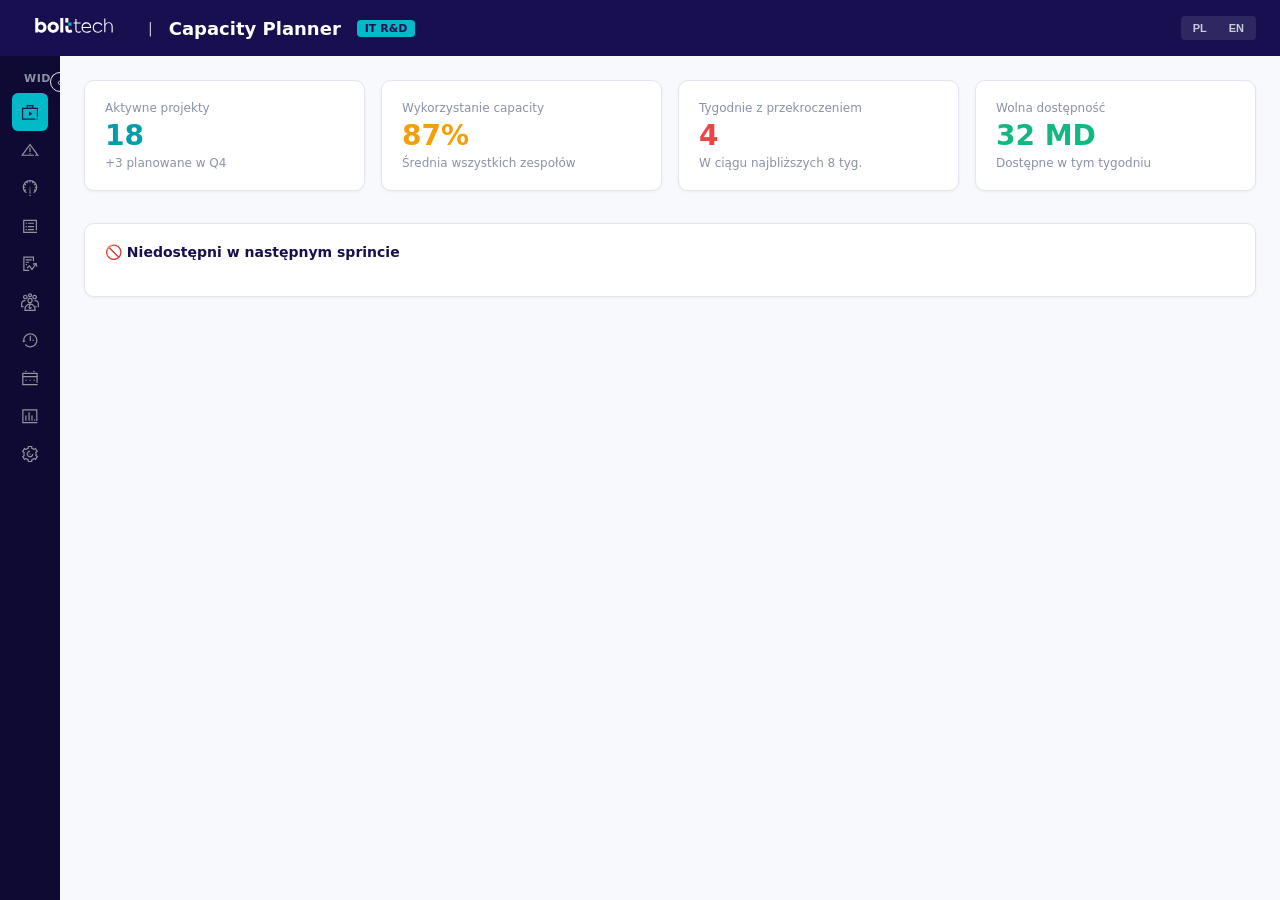
<file: index.html>
<!DOCTYPE html>
<html lang="pl">
<head>
    <meta charset="UTF-8">
    <meta name="viewport" content="width=device-width, initial-scale=1.0">
    <title>IT R&D Capacity Planner</title>
    <style>
        :root {
            /* bolttech official brand palette (from SVG assets) */
            --bt-navy: #170F4F;
            --bt-navy-dark: #0e0a33;
            --bt-navy-light: #2a1f6b;
            --bt-cyan: #00BAC7;
            --bt-cyan-light: #33ccd6;
            --bt-cyan-dark: #009ea9;
            --bt-white: #ffffff;
            --bt-grey-50: #f8f9fc;
            --bt-grey-100: #f1f3f8;
            --bt-grey-200: #e2e5ef;
            --bt-grey-300: #c8cdd9;
            --bt-grey-400: #8b92a7;
            --bt-grey-600: #4a5068;
            --bt-grey-700: #2e3347;

            /* Semantic mappings */
            --bg-primary: var(--bt-grey-50);
            --bg-secondary: var(--bt-white);
            --bg-card: var(--bt-grey-100);
            --text-primary: var(--bt-navy);
            --text-secondary: var(--bt-grey-400);
            --accent-blue: var(--bt-cyan);
            --accent-green: #10b981;
            --accent-red: #ef4444;
            --accent-yellow: #f59e0b;
            --accent-purple: #8b5cf6;
            --border: var(--bt-grey-200);
        }

        * {
            margin: 0;
            padding: 0;
            box-sizing: border-box;
        }

        body {
            font-family: 'Segoe UI', system-ui, -apple-system, sans-serif;
            background: var(--bg-primary);
            color: var(--text-primary);
            min-height: 100vh;
        }

        /* Layout */
        .app {
            display: grid;
            grid-template-columns: 190px 1fr;
            grid-template-rows: 56px 1fr;
            min-height: 100vh;
            transition: grid-template-columns 0.2s ease;
        }

        .app.sidebar-collapsed {
            grid-template-columns: 48px 1fr;
        }

        /* Header */
        .header {
            grid-column: 1 / -1;
            background: var(--bt-navy);
            border-bottom: none;
            display: flex;
            align-items: center;
            padding: 0 24px;
            gap: 16px;
        }

        .header h1 {
            font-size: 18px;
            font-weight: 600;
            color: var(--bt-white);
        }

        .header .badge {
            background: var(--bt-cyan);
            color: var(--bt-navy);
            padding: 2px 8px;
            border-radius: 4px;
            font-size: 11px;
            font-weight: 700;
        }

        /* Sidebar */
        .sidebar {
            background: var(--bt-navy-dark);
            border-right: none;
            padding: 16px 0;
            overflow: hidden;
            transition: all 0.2s ease;
        }

        .sidebar-toggle {
            display: flex;
            align-items: center;
            justify-content: center;
            width: 20px;
            height: 20px;
            position: absolute;
            right: -10px;
            top: 16px;
            border: 1px solid var(--bt-grey-200);
            background: var(--bt-navy-dark);
            color: var(--bt-grey-300);
            border-radius: 50%;
            cursor: pointer;
            font-size: 10px;
            z-index: 10;
            transition: all 0.15s;
            box-shadow: 0 1px 4px rgba(0,0,0,0.2);
        }

        .sidebar-toggle:hover {
            background: var(--bt-cyan);
            color: var(--bt-navy);
            border-color: var(--bt-cyan);
        }

        .sidebar {
            position: relative;
        }

        .sidebar-collapsed .sidebar-toggle {
            right: -10px;
        }

        .sidebar-collapsed .sidebar-section h3,
        .sidebar-collapsed .nav-label {
            display: none;
        }

        .sidebar-collapsed .nav-item {
            justify-content: center;
            padding: 10px 8px;
        }

        .sidebar-collapsed .nav-item .icon {
            margin: 0;
        }

        .sidebar-collapsed .sidebar-section {
            padding: 0 6px;
        }

        .sidebar-section {
            padding: 0 12px;
            margin-bottom: 24px;
        }

        .sidebar-section h3 {
            font-size: 11px;
            text-transform: uppercase;
            color: var(--bt-grey-400);
            padding: 0 12px;
            margin-bottom: 8px;
            letter-spacing: 0.5px;
        }

        .nav-item {
            display: flex;
            align-items: center;
            gap: 10px;
            padding: 8px 12px;
            border-radius: 6px;
            cursor: pointer;
            font-size: 13px;
            color: var(--bt-grey-300);
            transition: all 0.15s;
        }

        .nav-item:hover {
            background: var(--bt-navy-light);
            color: var(--bt-white);
        }

        .nav-item.active {
            background: var(--bt-cyan);
            color: var(--bt-navy);
            font-weight: 600;
        }

        .nav-item .icon {
            width: 18px;
            height: 18px;
            display: flex;
            align-items: center;
            justify-content: center;
        }

        .nav-item .icon img {
            width: 18px;
            height: 18px;
            opacity: 0.7;
            filter: brightness(0) invert(0.8);
            transition: all 0.15s;
        }

        .nav-item:hover .icon img {
            opacity: 1;
            filter: brightness(0) invert(1);
        }

        .nav-item.active .icon img {
            opacity: 1;
            filter: brightness(0) saturate(100%) invert(8%) sepia(30%) saturate(5000%) hue-rotate(230deg);
        }

        /* ========== ACCESSIBILITY FIX #1: Focus-Visible States ========== */
        /* Added: August 7, 2026 | WCAG 2.4.7 Focus Visible (AA) */

        /* Navigation items focus state */
        .nav-item:focus-visible {
            outline: 2px solid var(--bt-cyan);
            outline-offset: 2px;
            background: var(--bt-navy-light);
            color: var(--bt-white);
            transition: all 0.15s;
        }

        /* Generic buttons focus state */
        button:focus-visible,
        input:focus-visible,
        [role="button"]:focus-visible {
            outline: 2px solid var(--bt-cyan);
            outline-offset: 2px;
        }

        /* Filter buttons in table header focus */
        .filter-btn:focus-visible {
            outline: 2px solid var(--bt-cyan);
            outline-offset: 1px;
            background: var(--bt-cyan);
            border-color: var(--bt-cyan);
            color: var(--bt-navy);
        }

        /* Table action buttons focus (edit, delete, notes) */
        .cell-risks .add-note-btn:focus-visible,
        .cell-risks .view-all-btn:focus-visible,
        .cell-notes .add-note-btn:focus-visible,
        .cell-notes .view-all-btn:focus-visible,
        .cell-actions .edit-btn:focus-visible,
        .cell-actions .delete-btn:focus-visible {
            outline: 2px solid var(--bt-cyan);
            outline-offset: 1px;
        }

        /* Workload input fields focus */
        .wl-input:focus-visible {
            outline: 2px solid var(--bt-cyan);
            outline-offset: 1px;
        }

        /* Workload note button focus */
        .wl-note-btn:focus-visible {
            outline: 2px solid var(--bt-cyan);
            outline-offset: 1px;
        }

        /* Add sprints button focus */
        .add-sprints-btn:focus-visible {
            outline: 2px solid var(--bt-cyan);
            outline-offset: 2px;
            box-shadow: 0 0 0 3px rgba(0, 186, 199, 0.2);
        }

        /* Modal and general buttons focus */
        button.btn:focus-visible,
        button.btn-primary:focus-visible,
        button.btn-secondary:focus-visible {
            outline: 2px solid var(--bt-cyan);
            outline-offset: 2px;
            box-shadow: 0 0 0 3px rgba(0, 186, 199, 0.15);
        }
        /* ============================================================== */

        /* Main Content */
        .main {
            padding: 24px;
            overflow-y: auto;
        }

        .page {
            display: none;
        }

        .page.active {
            display: block;
        }

        .page-title {
            font-size: 24px;
            font-weight: 700;
            margin-bottom: 24px;
        }

        /* Summary Cards */
        .summary-grid {
            display: grid;
            grid-template-columns: repeat(auto-fit, minmax(200px, 1fr));
            gap: 16px;
            margin-bottom: 32px;
        }

        .summary-card {
            background: var(--bt-white);
            border: 1px solid var(--border);
            border-radius: 10px;
            padding: 20px;
            box-shadow: 0 1px 3px rgba(26, 43, 74, 0.06);
        }

        .summary-card .label {
            font-size: 12px;
            color: var(--text-secondary);
            margin-bottom: 4px;
        }

        .summary-card .value {
            font-size: 28px;
            font-weight: 700;
        }

        .summary-card .sub {
            font-size: 12px;
            color: var(--text-secondary);
            margin-top: 4px;
        }

        .summary-card .value.green { color: var(--accent-green); }
        .summary-card .value.red { color: var(--accent-red); }
        .summary-card .value.blue { color: var(--bt-cyan-dark); }
        .summary-card .value.yellow { color: var(--accent-yellow); }

        /* Capacity Chart */
        .chart-container {
            background: var(--bt-white);
            border: 1px solid var(--border);
            border-radius: 10px;
            padding: 20px;
            margin-bottom: 24px;
            box-shadow: 0 1px 3px rgba(26, 43, 74, 0.06);
        }

        .chart-container h3 {
            font-size: 14px;
            margin-bottom: 16px;
            color: var(--bt-navy);
            font-weight: 600;
        }

        .capacity-bars {
            display: flex;
            flex-direction: column;
            gap: 12px;
        }

        .capacity-row {
            display: grid;
            grid-template-columns: 80px 1fr 60px;
            align-items: center;
            gap: 12px;
        }

        .capacity-row .team-name {
            font-size: 13px;
            font-weight: 600;
        }

        .bar-track {
            height: 24px;
            background: var(--bt-grey-100);
            border-radius: 4px;
            position: relative;
            overflow: hidden;
        }

        .bar-fill {
            height: 100%;
            border-radius: 4px;
            transition: width 0.4s ease;
        }

        .bar-fill.ok { background: var(--bt-cyan); }
        .bar-fill.warning { background: var(--accent-yellow); }
        .bar-fill.critical { background: var(--accent-red); }

        .bar-label {
            position: absolute;
            right: 8px;
            top: 50%;
            transform: translateY(-50%);
            font-size: 11px;
            font-weight: 600;
            color: var(--bt-navy);
        }

        .capacity-row .pct {
            font-size: 13px;
            font-weight: 600;
            text-align: right;
        }

        /* Table */
        .table-container {
            background: var(--bt-white);
            border: 1px solid var(--border);
            border-radius: 10px;
            overflow: visible;
            box-shadow: 0 1px 3px rgba(26, 43, 74, 0.06);
        }

        /* Workload-specific: no border/radius so sticky works cleanly */
        #page-workload .table-container {
            border: none;
            border-radius: 0;
            box-shadow: none;
            background: transparent;
        }

        .table-header {
            display: flex;
            justify-content: space-between;
            align-items: center;
            padding: 16px 20px;
            border-bottom: 1px solid var(--border);
        }

        .table-header h3 {
            font-size: 14px;
        }

        .table-filter {
            display: flex;
            gap: 8px;
        }

        .filter-btn {
            padding: 4px 12px;
            border-radius: 4px;
            border: 1px solid var(--border);
            background: transparent;
            color: var(--text-secondary);
            font-size: 12px;
            cursor: pointer;
        }

        .filter-btn.active {
            background: var(--bt-cyan);
            border-color: var(--bt-cyan);
            color: var(--bt-navy);
            font-weight: 600;
        }

        table {
            width: 100%;
            border-collapse: collapse;
        }

        th {
            text-align: left;
            padding: 10px 16px;
            font-size: 11px;
            text-transform: uppercase;
            color: var(--text-secondary);
            border-bottom: 1px solid var(--border);
            font-weight: 600;
            letter-spacing: 0.3px;
        }

        td {
            padding: 12px 16px;
            font-size: 13px;
            border-bottom: 1px solid rgba(71, 85, 105, 0.3);
        }

        tr:hover td {
            background: rgba(0, 212, 170, 0.04);
        }

        /* Project table column widths */
        .projects-table-scroll table {
            width: 100%;
        }
        .cell-prio { width: 30px; }
        .cell-name { width: 240px; }
        .cell-status { white-space: nowrap; }
        .cell-health { width: 60px; white-space: nowrap; }
        .cell-lead { white-space: nowrap; }
        .cell-teams { }
        .cell-delivery { white-space: nowrap; }
        .cell-risks { width: 140px; font-size: 11px; }
        .cell-notes { width: 100px; font-size: 11px; }
        .cell-actions { white-space: nowrap; width: 55px; text-align: center; }

        /* Uniform square buttons for notes/risks/actions */
        .cell-risks .add-note-btn,
        .cell-risks .view-all-btn,
        .cell-notes .add-note-btn,
        .cell-notes .view-all-btn,
        .cell-actions .edit-btn,
        .cell-actions .delete-btn {
            display: inline-flex;
            align-items: center;
            justify-content: center;
            width: 22px;
            height: 22px;
            padding: 0;
            border: 1px solid var(--bt-grey-200);
            border-radius: 4px;
            background: var(--bt-white);
            color: var(--bt-navy);
            font-size: 12px;
            font-weight: 700;
            cursor: pointer;
            line-height: 1;
        }

        .cell-risks .add-note-btn:hover,
        .cell-risks .view-all-btn:hover,
        .cell-notes .add-note-btn:hover,
        .cell-notes .view-all-btn:hover,
        .cell-actions .edit-btn:hover {
            background: var(--bt-cyan);
            border-color: var(--bt-cyan);
            color: var(--bt-navy);
        }

        .cell-actions .delete-btn {
            background: #fef2f2;
            border-color: #fca5a5;
            color: #991b1b;
        }

        .cell-actions .delete-btn:hover {
            background: #fca5a5;
        }

        /* Column resize handles */
        th.resizable {
            position: relative;
        }

        th.resizable .col-resize-handle {
            position: absolute;
            right: 0;
            top: 0;
            width: 5px;
            height: 100%;
            cursor: col-resize;
            background: transparent;
        }

        th.resizable .col-resize-handle:hover,
        th.resizable .col-resize-handle.dragging {
            background: var(--bt-cyan);
        }

        /* Drag reorder indicator */
        th.draggable {
            cursor: grab;
            user-select: none;
        }

        th.draggable:active {
            cursor: grabbing;
        }

        th.drag-over {
            border-left: 3px solid var(--bt-cyan);
        }

        .priority-badge {
            display: inline-block;
            width: 24px;
            height: 24px;
            line-height: 24px;
            text-align: center;
            border-radius: 4px;
            font-size: 11px;
            font-weight: 700;
        }

        .priority-badge.p0 { background: var(--accent-red); color: white; }           /* 0-3: Critical (Red) */
        .priority-badge.p1 { background: var(--accent-yellow); color: #000; }        /* 4-10: High (Yellow) */
        .priority-badge.p2 { background: var(--bt-cyan); color: var(--bt-navy); }    /* 11-20: Medium (Cyan) */
        .priority-badge.p3 { background: #8b5cf6; color: white; }                    /* 21-30: High-Medium (Purple) */
        .priority-badge.p4 { background: #10b981; color: white; }                    /* 31+: Lower (Green) */
        .priority-badge.pna { background: #f1f5f9; color: #94a3b8; font-style: italic; }  /* N/A: Pale */

        .status-chip {
            padding: 3px 8px;
            border-radius: 4px;
            font-size: 11px;
            font-weight: 600;
        }

        .status-chip.in-progress { background: rgba(0, 212, 170, 0.15); color: var(--bt-cyan-dark); }
        .status-chip.done { background: rgba(16, 185, 129, 0.15); color: var(--accent-green); }
        .status-chip.at-risk { background: rgba(239, 68, 68, 0.15); color: var(--accent-red); }
        .status-chip.on-hold { background: rgba(245, 158, 11, 0.15); color: var(--accent-yellow); }
        .status-chip.planned { background: rgba(139, 92, 246, 0.15); color: var(--accent-purple); }
        .status-chip.blocked { background: rgba(239, 68, 68, 0.15); color: var(--accent-red); }
        .status-chip.archived { background: rgba(148, 163, 184, 0.15); color: #64748b; }

        .health-badge {
            display: inline-flex;
            align-items: center;
            justify-content: center;
            width: 24px;
            height: 24px;
            border-radius: 50%;
            font-size: 14px;
            font-weight: 700;
        }

        .health-badge.green { background: rgba(16, 185, 129, 0.15); color: var(--accent-green); }
        .health-badge.amber { background: rgba(245, 158, 11, 0.15); color: var(--accent-yellow); }
        .health-badge.red { background: rgba(239, 68, 68, 0.15); color: var(--accent-red); }

        .team-tags {
            display: flex;
            gap: 4px;
            flex-wrap: wrap;
        }

        .team-tag {
            padding: 2px 6px;
            border-radius: 3px;
            font-size: 10px;
            font-weight: 600;
            background: var(--bt-grey-100);
            color: var(--bt-navy);
            border: 1px solid var(--bt-grey-200);
        }

        /* Weekly Grid (Workload View) - now a proper HTML table */
        .weekly-grid-wrapper {
            overflow: auto;
            max-height: calc(100vh - 80px);
            margin-top: 8px;
            position: relative;
            isolation: isolate;
            scrollbar-width: thin;
            scrollbar-color: var(--bt-cyan) var(--bt-grey-200);
        }

        .weekly-grid-wrapper::-webkit-scrollbar {
            height: 10px;
        }

        .weekly-grid-wrapper::-webkit-scrollbar-track {
            background: var(--bt-grey-200);
            border-radius: 5px;
        }

        .weekly-grid-wrapper::-webkit-scrollbar-thumb {
            background: var(--bt-cyan);
            border-radius: 5px;
        }

        .weekly-grid-wrapper::-webkit-scrollbar-thumb:hover {
            background: var(--bt-cyan-dark);
        }

        .workload-table {
            border-collapse: separate;
            border-spacing: 0;
            width: max-content;
            min-width: 100%;
            font-size: 12px;
        }

        .workload-table thead tr {
            background: var(--bt-navy);
        }

        .workload-table thead th {
            position: sticky;
            z-index: 50;
            background: var(--bt-navy);
            padding: 10px 8px;
            text-align: center;
            font-size: 10px;
            font-weight: 600;
            color: var(--bt-grey-300);
            border-right: 1px solid rgba(255,255,255,0.15);
            border-bottom: 1px solid rgba(255,255,255,0.15);
            white-space: nowrap;
        }

        .workload-table thead tr:nth-child(1) th { top: 36px; }
        .workload-table thead tr:nth-child(2) th { top: 66px; }
        .workload-table thead tr:nth-child(3) th { top: 96px; }
        .workload-table thead tr:nth-child(4) th { top: 126px; background: var(--bt-navy-dark); }

        .workload-table th.col-project,
        .workload-table td.col-project {
            position: sticky;
            left: 0;
            width: 160px;
            min-width: 160px;
            max-width: 160px;
            z-index: 20;
            background: var(--bt-grey-50);
            border-right: 2px solid var(--bt-grey-200);
        }

        .workload-table th.col-team,
        .workload-table td.col-team {
            position: sticky;
            left: 160px;
            width: 100px;
            min-width: 100px;
            max-width: 100px;
            z-index: 21;
            background: var(--bt-white);
            border-right: 1px solid var(--bt-grey-200);
            box-shadow: 4px 0 6px rgba(0,0,0,.08);
        }

        .workload-table thead th.col-project {
            z-index: 60;
            background: var(--bt-navy);
            text-align: left;
            padding-left: 14px;
        }

        .workload-table thead th.col-team {
            z-index: 60;
            background: var(--bt-navy);
            text-align: left;
        }

        /* Frozen placeholder cells in header rows 2-4: visually merge with row 1 */
        .workload-table thead .hdr-row-2 th.hdr-frozen,
        .workload-table thead .hdr-row-3 th.hdr-frozen,
        .workload-table thead .hdr-row-4 th.hdr-frozen {
            background: var(--bt-navy);
            border-bottom: none;
            border-right-color: transparent;
        }

        .workload-table thead .hdr-row-2 th.col-team.hdr-frozen,
        .workload-table thead .hdr-row-3 th.col-team.hdr-frozen,
        .workload-table thead .hdr-row-4 th.col-team.hdr-frozen {
            box-shadow: none;
        }

        .workload-table td.col-project {
            vertical-align: middle;
            padding-left: 14px;
            word-break: break-word;
        }

        .workload-table td.col-team {
            padding: 5px 6px;
            white-space: nowrap;
        }

        .workload-table th.col-month {
            text-align: center;
            padding: 6px 8px;
            font-size: 11px;
            font-weight: 700;
            color: var(--bt-cyan);
            border-bottom: 1px solid rgba(255,255,255,0.1);
            letter-spacing: 0.3px;
        }

        .month-header-row th {
            border-bottom: 1px solid rgba(255,255,255,0.15);
        }

        .wl-sprint-header {
            text-align: center;
            font-size: 10px;
            font-weight: 600;
            padding: 5px 4px;
            color: var(--bt-grey-300);
            background: var(--bt-navy-light);
            border-right: 1px solid rgba(255,255,255,0.15);
        }

        .wl-sprint-current {
            color: var(--bt-cyan);
            font-weight: 700;
            border: 2px solid var(--bt-cyan);
            border-radius: 4px;
            background: rgba(0, 186, 199, 0.1);
            box-shadow: 0 0 8px rgba(0, 186, 199, 0.2);
        }

        .workload-table th.col-week {
            min-width: 80px;
        }

        .week-from {
            display: block;
            color: var(--bt-white);
            font-size: 10px;
            font-weight: 600;
            white-space: nowrap;
        }

        .week-to {
            display: none;
        }

        /* Body rows */
        .workload-table tbody td {
            padding: 7px 8px;
            border-bottom: 1px solid var(--bt-grey-200);
            border-right: 1px solid var(--bt-grey-200);
            vertical-align: middle;
        }

        .workload-table tbody tr:hover td:not(.col-project):not(.col-team) {
            background: rgba(0, 186, 199, 0.04);
        }

        .project-label {
            display: flex;
            align-items: flex-start;
            gap: 6px;
            font-weight: 600;
            color: var(--bt-navy);
            font-size: 11px;
            line-height: 1.3;
        }

        .prio-dot {
            display: inline-flex;
            align-items: center;
            justify-content: center;
            width: 20px;
            height: 20px;
            border-radius: 4px;
            font-size: 10px;
            font-weight: 700;
            flex-shrink: 0;
        }

        .prio-dot.p0 { background: var(--accent-red); color: white; }           /* 0-3: Critical (Red) */
        .prio-dot.p1 { background: var(--accent-yellow); color: #000; }        /* 4-10: High (Yellow) */
        .prio-dot.p2 { background: var(--bt-cyan); color: var(--bt-navy); }    /* 11-20: Medium (Cyan) */
        .prio-dot.p3 { background: #8b5cf6; color: white; }                    /* 21-30: High-Medium (Purple) */
        .prio-dot.p4 { background: #10b981; color: white; }                    /* 31+: Lower (Green) */
        .prio-dot.pna { background: #f1f5f9; color: #94a3b8; font-style: italic; }  /* N/A: Pale */

        .workload-table td.col-team {
            padding: 5px 6px;
            white-space: nowrap;
            border-right: 1px solid var(--bt-grey-200);
        }

        .team-pill {
            display: inline-block;
            padding: 3px 7px;
            font-size: 10px;
            font-weight: 700;
            border-radius: 3px;
            background: var(--bt-grey-100);
            color: var(--bt-navy);
            letter-spacing: 0.3px;
        }

        .workload-table td.col-value {
            text-align: center;
            font-size: 12px;
            font-weight: 600;
            color: var(--bt-grey-400);
        }

        .workload-table td.col-value.has-value {
            color: var(--bt-navy);
            background: rgba(0, 186, 199, 0.08);
        }

        .workload-table td.col-value.overloaded {
            background: rgba(239, 68, 68, 0.1);
            color: var(--accent-red);
        }

        /* Totals row */
        .totals-row td {
            background: var(--bt-navy) !important;
            border-top: 2px solid var(--bt-grey-300);
            padding: 9px 8px;
        }

        .totals-label {
            font-weight: 700;
            color: var(--bt-white) !important;
            font-size: 11px;
            text-transform: uppercase;
            letter-spacing: 0.5px;
        }

        .totals-cell {
            text-align: center;
            font-size: 12px;
            font-weight: 700;
        }

        .totals-cell.ok { color: var(--bt-cyan) !important; }
        .totals-cell.warning { color: var(--accent-yellow) !important; }
        .totals-cell.overloaded { color: var(--accent-red) !important; }

        .cap-slash {
            font-weight: 400;
            opacity: 0.5;
            font-size: 10px;
        }

        /* Separation between projects */
        .project-first-row td {
            border-top: 2px solid var(--bt-grey-200);
        }

        /* Editable workload inputs */
        .wl-input {
            width: 100%;
            border: none;
            background: transparent;
            text-align: center;
            font-size: 12px;
            font-weight: 600;
            color: var(--bt-navy);
            padding: 4px 2px;
            border-radius: 3px;
            -moz-appearance: textfield;
        }

        .wl-input::-webkit-outer-spin-button,
        .wl-input::-webkit-inner-spin-button {
            -webkit-appearance: none;
            margin: 0;
        }

        .wl-input:focus {
            outline: 2px solid var(--bt-cyan);
            background: rgba(0, 186, 199, 0.08);
        }

        .wl-input:hover {
            background: var(--bt-grey-100);
        }

        .wl-cell-wrap {
            display: flex;
            align-items: center;
            gap: 2px;
        }

        .wl-cell-wrap .wl-input {
            flex: 1;
        }

        .wl-note-btn {
            width: 14px;
            height: 14px;
            border: none;
            background: transparent;
            color: var(--bt-grey-300);
            font-size: 10px;
            font-weight: 700;
            cursor: pointer;
            border-radius: 3px;
            opacity: 0;
            transition: opacity 0.15s;
            display: flex;
            align-items: center;
            justify-content: center;
            flex-shrink: 0;
        }

        .wl-cell-wrap:hover .wl-note-btn {
            opacity: 1;
        }

        .wl-note-btn.has-note {
            opacity: 1;
            background: var(--bt-cyan);
            color: var(--bt-navy);
        }

        .wl-note-btn:hover {
            background: var(--bt-grey-200);
            color: var(--bt-navy);
        }

        .wl-note-btn.has-note:hover {
            background: var(--bt-cyan-dark);
            color: var(--bt-white);
        }

        .col-value.has-value .wl-input {
            color: var(--bt-navy);
        }

        /* Role filter bar - REMOVED (now uses team-tabs styling) */

        /* Add sprints button in people nav */
        .add-sprints-btn {
            padding: 6px 14px;
            border: 2px dashed var(--bt-cyan);
            background: rgba(0, 186, 199, 0.08);
            color: var(--bt-cyan-dark);
            border-radius: 5px;
            cursor: pointer;
            font-size: 12px;
            font-weight: 600;
            transition: all 0.15s;
            margin-left: auto;
        }

        .add-sprints-btn:hover {
            background: var(--bt-cyan);
            color: var(--bt-navy);
            border-color: var(--bt-cyan);
        }

        /* Role badges in people table */
        .role-badge {
            display: inline-block;
            padding: 3px 8px;
            border-radius: 4px;
            font-size: 10px;
            font-weight: 600;
            white-space: nowrap;
        }

        .role-be-developer { background: #dbeafe; color: #1e40af; }
        .role-fe-developer { background: #fce7f3; color: #9d174d; }
        .role-qa { background: #d1fae5; color: #065f46; }
        .role-qae { background: #ccfbf1; color: #0f766e; }
        .role-qa-coordinator { background: #d1fae5; color: #065f46; }
        .role-system-analyst { background: #e0e7ff; color: #3730a3; }
        .role-squad-lead { background: #fef3c7; color: #92400e; }
        .role-tsm { background: #f3e8ff; color: #6b21a8; }
        .role-engineering-manager { background: #fee2e2; color: #991b1b; }
        .role-trainee { background: #f1f5f9; color: #475569; }

        /* People View - team sections with list */
        .team-section {
            margin-bottom: 28px;
        }

        .team-section-header {
            display: flex;
            align-items: center;
            gap: 10px;
            margin-bottom: 10px;
            padding-bottom: 8px;
            border-bottom: 2px solid var(--bt-grey-200);
        }

        .team-section-dot {
            width: 12px;
            height: 12px;
            border-radius: 50%;
            flex-shrink: 0;
        }

        .team-section-name {
            font-size: 15px;
            font-weight: 700;
            color: var(--bt-navy);
            letter-spacing: 0.3px;
        }

        .team-section-count {
            font-size: 12px;
            color: var(--bt-grey-400);
            background: var(--bt-grey-100);
            padding: 2px 8px;
            border-radius: 10px;
        }

        .people-table {
            width: 100%;
            border-collapse: collapse;
            background: var(--bt-white);
            border: 1px solid var(--bt-grey-200);
            border-radius: 8px;
            overflow: hidden;
            box-shadow: 0 1px 3px rgba(23, 15, 79, 0.06);
        }

        .people-table thead tr {
            background: var(--bt-grey-50);
        }

        .people-table th {
            padding: 9px 14px;
            font-size: 11px;
            font-weight: 600;
            text-transform: uppercase;
            letter-spacing: 0.4px;
            color: var(--bt-grey-400);
            text-align: left;
            border-bottom: 1px solid var(--bt-grey-200);
        }

        .people-table th:nth-child(1) { width: 220px; }
        .people-table th:nth-child(2) { width: 180px; }

        .people-table tbody tr {
            border-bottom: 1px solid var(--bt-grey-100);
            transition: background 0.1s;
        }

        .people-table tbody tr:last-child {
            border-bottom: none;
        }

        .people-table tbody tr:hover {
            background: rgba(0, 186, 199, 0.04);
        }

        .people-table td {
            padding: 10px 14px;
            font-size: 13px;
            color: var(--bt-navy);
            vertical-align: middle;
        }

        .person-name-cell {
            font-weight: 600;
        }

        .person-name-inner {
            display: flex;
            align-items: center;
            gap: 10px;
        }

        .avatar {
            width: 32px;
            height: 32px;
            border-radius: 50%;
            display: flex;
            align-items: center;
            justify-content: center;
            font-size: 11px;
            font-weight: 700;
            flex-shrink: 0;
        }

        .role-cell {
            color: var(--bt-grey-600);
            font-size: 12px;
            vertical-align: middle;
            white-space: nowrap;
        }

        .projects-cell {
            display: flex;
            flex-wrap: wrap;
            gap: 5px;
        }

        .project-tag {
            padding: 3px 8px;
            border-radius: 4px;
            font-size: 11px;
            font-weight: 500;
            background: var(--bt-grey-100);
            color: var(--bt-navy);
            border: 1px solid var(--bt-grey-200);
            white-space: nowrap;
        }

        /* Sprint View */
        .sprint-card {
            background: var(--bt-white);
            border: 1px solid var(--border);
            border-radius: 10px;
            padding: 20px;
            margin-bottom: 16px;
            box-shadow: 0 1px 3px rgba(26, 43, 74, 0.06);
        }

        .sprint-card .sprint-header {
            display: flex;
            justify-content: space-between;
            align-items: center;
            margin-bottom: 12px;
        }

        .sprint-card .sprint-name {
            font-size: 16px;
            font-weight: 700;
        }

        .sprint-card .sprint-dates {
            font-size: 12px;
            color: var(--text-secondary);
        }

        .sprint-goals {
            padding: 12px;
            background: var(--bt-grey-50);
            border-radius: 6px;
            font-size: 12px;
            line-height: 1.7;
            color: var(--bt-grey-600);
            border: 1px solid var(--bt-grey-200);
        }

        .sprint-goals strong {
            color: var(--bt-navy);
        }

        /* Sprints tab - column layout */
        .sprints-columns {
            display: grid;
            grid-template-columns: repeat(5, 1fr);
            gap: 12px;
        }

        .sprint-column {
            background: var(--bt-white);
            border: 1px solid var(--border);
            border-radius: 10px;
            padding: 16px;
            box-shadow: 0 1px 3px rgba(23, 15, 79, 0.06);
            display: flex;
            flex-direction: column;
            min-height: 200px;
        }

        .sprint-column-current {
            border: 2px solid var(--bt-cyan);
            box-shadow: 0 2px 12px rgba(0, 186, 199, 0.15);
            background: rgba(0, 186, 199, 0.03);
        }

        .current-badge {
            display: inline-block;
            background: var(--bt-cyan);
            color: var(--bt-navy);
            font-size: 9px;
            font-weight: 700;
            padding: 1px 6px;
            border-radius: 3px;
            margin-left: 6px;
            vertical-align: middle;
        }

        .sprint-column-header {
            display: flex;
            flex-direction: column;
            gap: 2px;
            margin-bottom: 12px;
            padding-bottom: 10px;
            border-bottom: 2px solid var(--bt-grey-200);
        }

        .sprint-col-name {
            font-size: 14px;
            font-weight: 700;
            color: var(--bt-navy);
        }

        .sprint-col-dates {
            font-size: 11px;
            color: var(--bt-grey-400);
        }

        .sprint-section-label {
            font-size: 10px;
            font-weight: 700;
            text-transform: uppercase;
            letter-spacing: 0.5px;
            color: var(--bt-grey-400);
            margin-bottom: 6px;
        }

        .sprint-team-line {
            font-size: 11px;
            line-height: 1.6;
            margin-bottom: 3px;
        }

        .sprint-team-name {
            font-weight: 700;
        }

        .sprint-team-projects {
            color: var(--bt-grey-600);
        }

        .edit-sprint-goals-btn {
            margin-top: auto;
            padding: 5px 10px;
            border: 1px dashed var(--bt-grey-200);
            background: transparent;
            color: var(--bt-grey-400);
            border-radius: 4px;
            font-size: 10px;
            cursor: pointer;
            transition: all 0.15s;
            align-self: flex-start;
        }

        .edit-sprint-goals-btn:hover {
            border-color: var(--bt-cyan);
            color: var(--bt-cyan-dark);
            background: rgba(0, 186, 199, 0.05);
        }

        .sprint-project-block {
            margin-bottom: 8px;
            padding: 6px 8px;
            background: var(--bt-grey-50);
            border-radius: 4px;
            border-left: 3px solid var(--bt-grey-200);
        }

        .sprint-project-name {
            font-size: 11px;
            font-weight: 700;
            color: var(--bt-navy);
            margin-bottom: 3px;
            display: flex;
            align-items: center;
            gap: 6px;
        }

        .sprint-project-name .prio-dot {
            width: 18px;
            height: 18px;
            font-size: 9px;
            flex-shrink: 0;
        }

        .sprint-project-team {
            font-size: 10px;
            color: var(--bt-grey-600);
            padding-left: 24px;
            line-height: 1.5;
        }

        /* Week navigation */
        .week-nav {
            position: sticky;
            top: 0;
            z-index: 200;
            display: flex;
            align-items: center;
            gap: 12px;
            padding: 8px 0;
            background: var(--bg-primary);
        }

        .week-nav button {
            padding: 7px 18px;
            border: 1px solid var(--bt-grey-200);
            background: var(--bt-white);
            color: var(--bt-navy);
            border-radius: 6px;
            cursor: pointer;
            font-size: 13px;
            font-weight: 500;
            transition: all 0.15s;
        }

        .week-nav button:hover:not(:disabled) {
            background: var(--bt-cyan);
            color: var(--bt-navy);
            border-color: var(--bt-cyan);
        }

        .week-nav button:disabled {
            opacity: 0.35;
            cursor: not-allowed;
        }

        .week-nav .current-week {
            font-size: 13px;
            font-weight: 600;
            color: var(--bt-navy);
            padding: 6px 14px;
            background: var(--bt-grey-100);
            border-radius: 6px;
            border: 1px solid var(--bt-grey-200);
        }

        /* Projects table scroll */
        .projects-table-scroll {
            overflow-x: auto;
        }

        /* Edit button */
        .edit-btn {
            padding: 5px 12px;
            border: none;
            background: var(--bt-cyan);
            color: var(--bt-navy);
            border-radius: 5px;
            font-size: 11px;
            font-weight: 600;
            cursor: pointer;
            transition: all 0.15s;
            white-space: nowrap;
        }

        .edit-btn:hover {
            background: var(--bt-cyan-dark);
            color: var(--bt-white);
        }

        /* Add note button */
        .add-note-btn {
            display: inline-flex;
            align-items: center;
            justify-content: center;
            width: 22px;
            height: 22px;
            border: 1px solid var(--bt-grey-200);
            background: var(--bt-white);
            color: var(--bt-cyan-dark);
            border-radius: 4px;
            font-size: 14px;
            font-weight: 700;
            cursor: pointer;
            transition: all 0.15s;
            margin-top: 4px;
        }

        .add-note-btn:hover {
            background: var(--bt-cyan);
            color: var(--bt-navy);
            border-color: var(--bt-cyan);
        }

        /* Note entry */
        .note-entry {
            font-size: 11px;
            color: var(--bt-grey-600);
            padding: 3px 0;
            border-bottom: 1px solid var(--bt-grey-100);
            line-height: 1.4;
        }

        .note-entry:last-child {
            border-bottom: none;
        }

        .notes-list {
            max-height: 80px;
            overflow-y: auto;
            margin-bottom: 2px;
        }

        /* Note inline form */
        .note-inline-form {
            display: flex;
            gap: 4px;
            margin-top: 6px;
            align-items: center;
        }

        .note-inline-form .note-input {
            flex: 1;
            min-width: 120px;
        }

        /* Inline edit input */
        .inline-edit {
            width: 100%;
            padding: 5px 8px;
            border: 1px solid var(--bt-cyan);
            border-radius: 4px;
            font-size: 12px;
            background: var(--bt-white);
            color: var(--bt-navy);
            outline: none;
            transition: border-color 0.15s;
        }

        .inline-edit:focus {
            border-color: var(--bt-cyan-dark);
            box-shadow: 0 0 0 2px rgba(0, 186, 199, 0.15);
        }

        select.inline-edit {
            cursor: pointer;
        }

        /* Teams edit checkboxes */
        .teams-edit {
            display: flex;
            flex-wrap: wrap;
            gap: 4px;
        }

        .team-check-label {
            display: inline-flex;
            align-items: center;
            gap: 3px;
            font-size: 10px;
            font-weight: 600;
            color: var(--bt-navy);
            background: var(--bt-grey-100);
            padding: 2px 6px;
            border-radius: 3px;
            cursor: pointer;
        }

        .team-check-label input[type="checkbox"] {
            width: 12px;
            height: 12px;
        }

        /* Modal overlay */
        .modal-overlay {
            position: fixed;
            top: 0;
            left: 0;
            right: 0;
            bottom: 0;
            background: rgba(23, 15, 79, 0.5);
            display: flex;
            align-items: center;
            justify-content: center;
            z-index: 1000;
            backdrop-filter: blur(2px);
        }

        /* Modal */
        .modal {
            background: var(--bt-white);
            border-radius: 12px;
            padding: 28px;
            width: 520px;
            max-width: 90vw;
            max-height: 85vh;
            overflow-y: auto;
            box-shadow: 0 20px 60px rgba(23, 15, 79, 0.3);
        }

        .modal-form {
            display: flex;
            flex-direction: column;
            gap: 12px;
        }

        .modal-form label {
            display: flex;
            flex-direction: column;
            gap: 4px;
            font-size: 12px;
            font-weight: 600;
            color: var(--bt-grey-600);
        }

        /* Cell actions */
        .cell-actions {
            white-space: nowrap;
        }

        /* Delete button */
        .delete-btn {
            padding: 5px 12px;
            border: none;
            background: #fee2e2;
            color: #991b1b;
            border-radius: 5px;
            font-size: 11px;
            font-weight: 600;
            cursor: pointer;
            transition: all 0.15s;
            white-space: nowrap;
            margin-left: 4px;
        }

        .delete-btn:hover {
            background: #fca5a5;
        }

        /* Restore button */
        .restore-btn {
            padding: 5px 12px;
            border: none;
            background: var(--bt-grey-100);
            color: var(--bt-navy);
            border-radius: 5px;
            font-size: 11px;
            font-weight: 600;
            cursor: pointer;
            transition: all 0.15s;
            white-space: nowrap;
        }

        .restore-btn:hover {
            background: var(--bt-grey-200);
        }

        /* Archive section */
        .archive-section {
            margin-top: 24px;
        }

        .archive-header {
            display: flex;
            gap: 8px;
            align-items: center;
            cursor: pointer;
            font-size: 14px;
            font-weight: 600;
            color: var(--bt-navy);
            padding: 12px 0;
        }

        .archive-header:hover {
            color: var(--bt-cyan-dark);
        }

        .archive-table {
            width: 100%;
            border-collapse: collapse;
            background: var(--bt-white);
            border: 1px solid var(--bt-grey-200);
            border-radius: 8px;
            overflow: hidden;
            box-shadow: 0 1px 3px rgba(23, 15, 79, 0.06);
            opacity: 0.85;
        }

        .archive-table thead tr {
            background: var(--bt-grey-50);
        }

        .archive-table th {
            padding: 9px 14px;
            font-size: 11px;
            font-weight: 600;
            text-transform: uppercase;
            letter-spacing: 0.4px;
            color: var(--bt-grey-400);
            text-align: left;
            border-bottom: 1px solid var(--bt-grey-200);
        }

        .archive-table tbody tr {
            border-bottom: 1px solid var(--bt-grey-100);
            transition: background 0.1s;
        }

        .archive-table tbody tr:last-child {
            border-bottom: none;
        }

        .archive-table tbody tr:hover {
            background: rgba(0, 186, 199, 0.04);
        }

        .archive-table td {
            padding: 10px 14px;
            font-size: 13px;
            color: var(--bt-navy);
            vertical-align: middle;
        }

        /* Sprint columns in people table */
        .people-table-scroll-wrapper {
            overflow-x: auto;
        }

        .people-table th.sprint-col {
            min-width: 180px;
            font-size: 10px;
            text-align: left;
            vertical-align: top;
        }

        .sprint-col-header {
            display: flex;
            flex-direction: column;
        }

        .sprint-col-header .sprint-num {
            font-weight: 700;
            color: var(--bt-navy);
            font-size: 11px;
        }

        .sprint-col-header .sprint-dates {
            font-weight: 400;
            color: var(--bt-grey-400);
            font-size: 9px;
        }

        /* Current sprint column highlight in People tab */
        .sprint-col-current {
            background: rgba(0, 186, 199, 0.08) !important;
            border-bottom: 2px solid var(--bt-cyan) !important;
        }

        .sprint-cell-current {
            background: rgba(0, 186, 199, 0.04) !important;
        }

        /* Sprint cell content */
        .sprint-cell-td {
            vertical-align: top !important;
            padding: 8px 10px !important;
        }

        .sprint-cell {
            display: flex;
            flex-direction: column;
            gap: 3px;
            min-height: 30px;
        }

        .sprint-assignment {
            display: inline-flex;
            align-items: center;
            gap: 3px;
            padding: 2px 6px;
            background: var(--bt-grey-100);
            border: 1px solid var(--bt-grey-200);
            border-radius: 3px;
            font-size: 10px;
            color: var(--bt-navy);
            white-space: nowrap;
        }

        .sprint-assignment .remove-assignment {
            cursor: pointer;
            color: var(--accent-red);
            font-weight: 700;
            font-size: 12px;
            margin-left: 2px;
            line-height: 1;
        }

        .sprint-assignment .remove-assignment:hover {
            color: #991b1b;
        }

        .add-assignment-btn {
            display: inline-flex;
            align-items: center;
            justify-content: center;
            width: 18px;
            height: 18px;
            border: 1px dashed var(--bt-grey-300);
            background: transparent;
            color: var(--bt-cyan-dark);
            border-radius: 3px;
            font-size: 12px;
            cursor: pointer;
            margin-top: 2px;
        }

        .add-assignment-btn:hover {
            border-color: var(--bt-cyan);
            background: rgba(0, 186, 199, 0.08);
        }

        .assignment-form {
            display: flex;
            flex-direction: column;
            gap: 4px;
            margin-top: 4px;
        }

        .assignment-row {
            display: flex;
            gap: 4px;
            align-items: center;
            flex-wrap: wrap;
        }

        .assignment-details {
            display: flex;
            gap: 4px;
            align-items: center;
            flex-wrap: wrap;
        }

        .assignment-form select,
        .assignment-form input {
            font-size: 10px;
            padding: 3px 5px;
            border: 1px solid var(--bt-cyan);
            border-radius: 3px;
            background: white;
        }

        .assignment-form select {
            max-width: 140px;
        }

        .assignment-form input {
            width: 100px;
        }

        .assignment-form button {
            padding: 3px 6px;
            font-size: 10px;
            border: none;
            background: var(--bt-cyan);
            color: var(--bt-navy);
            border-radius: 3px;
            cursor: pointer;
            font-weight: 600;
        }

        /* Sprint cell actions row */
        .sprint-cell-actions {
            display: flex;
            gap: 3px;
            margin-top: 4px;
        }

        /* Copy from previous sprint button */
        .copy-prev-btn {
            width: 22px;
            height: 18px;
            border: 1px solid var(--bt-grey-200);
            background: var(--bt-grey-50);
            color: var(--bt-grey-400);
            border-radius: 3px;
            font-size: 11px;
            cursor: pointer;
            transition: all 0.15s;
            display: inline-flex;
            align-items: center;
            justify-content: center;
        }

        .copy-prev-btn:hover {
            border-color: var(--bt-cyan);
            background: rgba(0, 186, 199, 0.08);
            color: var(--bt-cyan-dark);
        }

        /* OFF button in sprint cell */
        .add-off-btn {
            width: 28px;
            height: 18px;
            border: 1px solid #fca5a5;
            background: #fef2f2;
            color: #991b1b;
            border-radius: 3px;
            font-size: 8px;
            font-weight: 700;
            cursor: pointer;
            transition: all 0.15s;
            display: inline-flex;
            align-items: center;
            justify-content: center;
        }

        .add-off-btn:hover {
            background: #fca5a5;
            color: #7f1d1d;
        }

        /* OFF assignment tag */
        .off-assignment {
            background: #fee2e2 !important;
            color: #991b1b !important;
            border-color: #fca5a5 !important;
            font-weight: 700 !important;
        }

        /* OFF cell background */
        .off-cell {
            background: #fef2f2 !important;
        }

        .off-cell.off-critical {
            background: #fee2e2 !important;
        }

        /* OFF form */
        .off-form {
            display: flex;
            gap: 4px;
            align-items: center;
            margin-top: 4px;
            flex-wrap: wrap;
        }

        .off-form-label {
            font-size: 9px;
            font-weight: 600;
            color: #991b1b;
        }

        .off-form select {
            font-size: 10px;
            padding: 2px 4px;
            border: 1px solid #fca5a5;
            border-radius: 3px;
            background: white;
            color: #991b1b;
            font-weight: 600;
        }

        .off-confirm-btn {
            padding: 2px 6px;
            font-size: 9px;
            border: none;
            background: #ef4444;
            color: white;
            border-radius: 3px;
            cursor: pointer;
            font-weight: 600;
        }

        .off-confirm-btn:hover {
            background: #dc2626;
        }

        .off-cancel-btn {
            padding: 2px 5px;
            font-size: 10px;
            border: 1px solid var(--bt-grey-200);
            background: var(--bt-white);
            color: var(--bt-grey-600);
            border-radius: 3px;
            cursor: pointer;
            font-weight: 600;
        }

        /* Team filter tabs */
        .team-tabs {
            display: flex;
            gap: 4px;
            margin-bottom: 20px;
            flex-wrap: wrap;
        }

        .team-tab {
            padding: 7px 16px;
            border: 1px solid var(--bt-grey-200);
            background: var(--bt-white);
            color: var(--bt-grey-600);
            border-radius: 6px;
            font-size: 12px;
            font-weight: 500;
            cursor: pointer;
            transition: all 0.15s;
        }

        .team-tab:hover {
            border-color: var(--bt-cyan);
            color: var(--bt-navy);
        }

        .team-tab.active {
            background: var(--bt-navy);
            color: var(--bt-white);
            border-color: var(--bt-navy);
        }

        /* Sprint navigation in people page */
        .people-sprint-nav {
            display: flex;
            align-items: center;
            gap: 12px;
            margin-bottom: 16px;
        }

        .people-sprint-nav button {
            padding: 3px 8px;
            border: none;
            background: var(--bt-cyan);
            color: var(--bt-navy);
            border-radius: 5px;
            cursor: pointer;
            font-size: 11px;
            font-weight: 600;
            transition: all 0.15s;
        }

        .people-sprint-nav button:hover:not(:disabled) {
            background: var(--bt-cyan-dark);
            color: var(--bt-white);
        }

        .people-sprint-nav button:disabled {
            opacity: 0.35;
            cursor: not-allowed;
        }

        .people-sprint-nav .sprint-range-label {
            font-size: 11px;
            font-weight: 600;
            color: var(--bt-navy);
            padding: 3px 10px;
            background: var(--bt-grey-100);
            border-radius: 5px;
            border: 1px solid var(--bt-grey-200);
        }

        /* Teams Calendar */
        .teams-month-nav {
            display: flex;
            align-items: center;
            gap: 8px;
            margin-bottom: 12px;
        }

        .teams-month-nav button {
            padding: 3px 8px;
            border: none;
            background: var(--bt-cyan);
            color: var(--bt-navy);
            border-radius: 5px;
            cursor: pointer;
            font-size: 11px;
            font-weight: 600;
            transition: all 0.15s;
        }

        .teams-month-nav button:hover {
            background: var(--bt-cyan-dark);
            color: var(--bt-white);
        }

        .teams-month-label {
            font-size: 12px;
            font-weight: 600;
            color: var(--bt-navy);
            min-width: 140px;
            text-align: center;
        }

        .teams-calendar-grid {
            background: var(--bt-white);
            border: 1px solid var(--border);
            border-radius: 10px;
            overflow-x: auto;
            box-shadow: 0 1px 3px rgba(23, 15, 79, 0.06);
        }

        .cal-table {
            width: 100%;
            border-collapse: collapse;
            font-size: 11px;
        }

        .cal-table thead th {
            padding: 8px 4px;
            text-align: center;
            font-size: 10px;
            font-weight: 600;
            color: var(--bt-grey-400);
            border-bottom: 2px solid var(--bt-grey-200);
            text-transform: uppercase;
        }

        .cal-table thead th.weekend-header {
            color: var(--bt-grey-300);
            background: var(--bt-grey-50);
        }

        .cal-table thead th.person-header {
            text-align: left;
            padding-left: 14px;
            width: 160px;
            min-width: 140px;
        }

        .cal-table tbody td {
            padding: 5px 3px;
            text-align: center;
            border-bottom: 1px solid var(--bt-grey-100);
            position: relative;
            min-width: 28px;
            height: 32px;
            vertical-align: middle;
        }

        .cal-table tbody td.person-name-td {
            text-align: left;
            padding-left: 14px;
            font-weight: 600;
            font-size: 12px;
            color: var(--bt-navy);
            white-space: nowrap;
            border-right: 2px solid var(--bt-grey-200);
        }

        .cal-day {
            display: inline-flex;
            align-items: center;
            justify-content: center;
            width: 24px;
            height: 24px;
            border-radius: 4px;
            font-size: 9px;
            font-weight: 600;
            cursor: pointer;
            transition: all 0.1s;
        }

        .cal-day.available {
            background: #d1fae5;
            color: #065f46;
        }

        .cal-day.friday {
            background: #fef3c7;
            color: #92400e;
        }

        .cal-day.off {
            background: #fee2e2;
            color: #991b1b;
        }

        .cal-day.partial {
            background: #ffedd5;
            color: #9a3412;
        }

        .cal-day.holiday {
            background: var(--bt-grey-200);
            color: var(--bt-grey-400);
        }

        .cal-day.weekend {
            background: var(--bt-grey-100);
            color: var(--bt-grey-300);
        }

        .cal-day.company-off {
            background: #e0e7ff;
            color: #3730a3;
        }

        .cal-day.training {
            background: #cffafe;
            color: #0e7490;
        }

        .cal-day:hover:not(.weekend):not(.holiday) {
            opacity: 0.8;
            transform: scale(1.1);
        }

        .cal-legend {
            display: flex;
            gap: 16px;
            flex-wrap: wrap;
            padding: 12px 16px;
            border-top: 1px solid var(--bt-grey-200);
            background: var(--bt-grey-50);
        }

        .cal-legend-item {
            display: flex;
            align-items: center;
            gap: 6px;
            font-size: 11px;
            color: var(--bt-grey-600);
        }

        .cal-legend-dot {
            width: 16px;
            height: 16px;
            border-radius: 3px;
        }

        .cal-capacity-row td {
            background: var(--bt-navy) !important;
            padding: 6px 3px !important;
            border-bottom: 2px solid var(--bt-grey-300) !important;
        }

        .cal-capacity-row td.person-name-td {
            color: var(--bt-white) !important;
            font-size: 10px !important;
            text-transform: uppercase;
            letter-spacing: 0.5px;
        }

        .cap-value {
            font-size: 10px;
            font-weight: 700;
            color: var(--bt-cyan);
        }

        .company-off-section {
            margin-top: 20px;
            padding: 16px;
            background: var(--bt-white);
            border: 1px solid var(--border);
            border-radius: 10px;
        }

        .company-off-section h4 {
            font-size: 13px;
            margin-bottom: 12px;
            color: var(--bt-navy);
        }

        .company-off-tags {
            display: flex;
            flex-wrap: wrap;
            gap: 6px;
            margin-bottom: 12px;
        }

        .company-off-tag {
            padding: 4px 10px;
            background: #e0e7ff;
            color: #3730a3;
            border-radius: 4px;
            font-size: 11px;
            font-weight: 600;
            display: flex;
            align-items: center;
            gap: 6px;
        }

        .company-off-tag .remove-co {
            cursor: pointer;
            font-weight: 700;
            color: #6366f1;
        }

        .company-off-tag .remove-co:hover {
            color: #ef4444;
        }

        .add-company-off {
            display: flex;
            gap: 8px;
            align-items: center;
        }

        .add-company-off input {
            padding: 5px 10px;
            border: 1px solid var(--bt-grey-200);
            border-radius: 4px;
            font-size: 12px;
        }

        .add-company-off button {
            padding: 5px 12px;
            border: none;
            background: var(--bt-cyan);
            color: var(--bt-navy);
            border-radius: 4px;
            font-size: 12px;
            font-weight: 600;
            cursor: pointer;
        }

        .conflict-indicator {
            position: absolute;
            top: 1px;
            right: 1px;
            width: 6px;
            height: 6px;
            border-radius: 50%;
            background: var(--accent-red);
        }

        /* Settings Page */
        .settings-section {
            background: var(--bt-white);
            border: 1px solid var(--border);
            border-radius: 10px;
            padding: 20px;
            margin-bottom: 20px;
            box-shadow: 0 1px 3px rgba(23, 15, 79, 0.06);
        }

        .settings-section-title {
            font-size: 14px;
            font-weight: 700;
            color: var(--bt-navy);
            margin-bottom: 14px;
            padding-bottom: 10px;
            border-bottom: 1px solid var(--bt-grey-200);
        }

        .settings-items {
            display: flex;
            flex-direction: column;
            gap: 8px;
            margin-bottom: 14px;
        }

        .settings-item {
            display: flex;
            align-items: center;
            gap: 10px;
            padding: 6px 10px;
            background: var(--bt-grey-50);
            border-radius: 6px;
            border: 1px solid var(--bt-grey-200);
        }

        .settings-item-name {
            font-size: 13px;
            font-weight: 600;
            color: var(--bt-navy);
        }

        .settings-color-dot {
            width: 14px;
            height: 14px;
            border-radius: 50%;
            flex-shrink: 0;
        }

        .settings-color-input {
            width: 28px;
            height: 24px;
            border: none;
            padding: 0;
            cursor: pointer;
            border-radius: 3px;
            margin-left: auto;
        }

        .settings-add-row {
            display: flex;
            align-items: center;
            gap: 8px;
            flex-wrap: wrap;
        }

        .settings-info {
            display: flex;
            flex-direction: column;
            gap: 6px;
        }

        /* === ACTION NEEDED SECTION === */
        .action-needed {
            background: var(--bt-white);
            border: 1px solid var(--border);
            border-radius: 10px;
            padding: 16px 20px;
            margin-bottom: 20px;
            box-shadow: 0 1px 3px rgba(26, 43, 74, 0.06);
        }

        .action-needed-title {
            font-size: 13px;
            font-weight: 700;
            color: var(--bt-navy);
            margin-bottom: 12px;
            display: flex;
            align-items: center;
            gap: 8px;
        }

        .action-needed-title::before {
            content: '⚠';
            font-size: 15px;
        }

        .action-needed-list {
            display: flex;
            flex-direction: column;
            gap: 8px;
        }

        .action-item {
            display: flex;
            align-items: flex-start;
            gap: 10px;
            padding: 10px 12px;
            border-radius: 8px;
            font-size: 12px;
            line-height: 1.5;
        }

        .action-item.critical {
            background: rgba(239, 68, 68, 0.06);
            border-left: 3px solid var(--accent-red);
        }

        .action-item.warning {
            background: rgba(245, 158, 11, 0.06);
            border-left: 3px solid var(--accent-yellow);
        }

        .action-item.opportunity {
            background: rgba(16, 185, 129, 0.06);
            border-left: 3px solid var(--accent-green);
        }

        .action-item-icon {
            font-size: 14px;
            flex-shrink: 0;
            margin-top: 1px;
        }

        .action-item-content {
            flex: 1;
        }

        .action-item-project {
            font-weight: 700;
            color: var(--bt-navy);
        }

        .action-item-detail {
            color: var(--bt-grey-600);
            margin-top: 2px;
        }

        .action-needed-empty {
            text-align: center;
            padding: 12px;
            color: var(--bt-grey-400);
            font-size: 12px;
        }

        /* === RESPONSIVE === */
        @media (max-width: 1400px) {
            .app {
                grid-template-columns: 60px 1fr;
            }

            .sidebar .nav-label {
                display: none;
            }

            .sidebar .nav-item {
                justify-content: center;
                padding: 10px 0;
            }

            .sidebar .nav-icon {
                margin-right: 0;
            }
        }

        @media (max-width: 1100px) {
            .app {
                grid-template-columns: 48px 1fr;
            }

            .col-project {
                width: clamp(120px, 15vw, 160px) !important;
                min-width: 120px !important;
                max-width: 160px !important;
            }

            .col-team {
                width: clamp(80px, 10vw, 100px) !important;
                min-width: 80px !important;
                max-width: 100px !important;
            }
        }

        /* Language toggle */
        .lang-toggle {
            display: flex;
            gap: 2px;
            background: rgba(255,255,255,0.1);
            border-radius: 4px;
            padding: 2px;
        }

        .lang-btn {
            padding: 4px 10px;
            border: none;
            border-radius: 3px;
            font-size: 11px;
            font-weight: 700;
            cursor: pointer;
            background: transparent;
            color: var(--bt-grey-300);
            transition: all 0.15s;
        }

        .lang-btn:hover {
            color: var(--bt-white);
        }

        .lang-btn.active {
            background: var(--bt-cyan);
            color: var(--bt-navy);
        }

        /* Toggle Switch for alerts */
        .alert-toggle {
            appearance: none;
            -webkit-appearance: none;
            width: 0 !important;
            height: 0 !important;
            opacity: 0 !important;
            cursor: pointer;
        }

        .alert-toggle:checked + div {
            background: #10b981 !important;
        }

        .alert-toggle:checked + div > div {
            right: 2px !important;
            left: auto !important;
        }

    </style>
</head>
<body>
    <div class="app">
        <!-- Header -->
        <header class="header">
            <svg width="100" height="20" viewBox="0 0 366 60" fill="none" xmlns="http://www.w3.org/2000/svg">
                <rect fill="#00BAC7" x="162.29" y="10" width="11.59" height="11.59"/>
                <path fill="#ffffff" d="M71.18,27.21c0-5.52-3.92-10-9.72-10-5.8,0-9.79,4.55-9.79,10s3.99,10.14,9.79,10.14c5.8,0,9.72-4.55,9.72-10.14M82.37,27.28c0,11.61-8.25,20.14-19.09,20.14-5.24,0-8.88-2.24-11.47-5.24v4.24h-10.63v-56.23h10.98v21.71c2.59-2.73,6.15-4.75,11.12-4.75,10.84,0,19.09,8.6,19.09,20.14"/>
                <path fill="#ffffff" d="M116.65,27.17c0-5.51-4.26-9.84-9.77-9.84-5.44,0-9.7,4.33-9.7,9.84s4.26,10.05,9.7,10.05c5.51,0,9.77-4.4,9.77-10.05M86.28,27.24c0-11.1,8.24-20.1,20.59-20.1,12.43,0,20.73,9.01,20.73,20.1s-8.31,20.17-20.73,20.17c-12.36,0-20.59-9.07-20.59-20.17"/>
                <rect fill="#ffffff" x="132.78" y="-9.82" width="10.98" height="56.23"/>
                <path fill="#ffffff" d="M162.29,21.63v9.29c0,4.41,1.68,6.5,5.1,6.5,2.45,0,4.41-.91,6.29-1.89l3.08,8.74c-3.08,1.96-7.62,3.15-11.75,3.15-8.95,0-13.7-5.17-13.7-15.45l-.07-10.34h11.05Z"/>
                <rect fill="#ffffff" x="151.25" y="-9.82" width="11.05" height="19.85"/>
                <path fill="#ffffff" d="M208.55,44.29c-2.65,2.1-5.84,3.12-9.64,3.12-7.26,0-10.93-4.75-10.93-12.7V13.62h-6.45v-3.6h6.52V-2.84h4.01v12.86h14.94v3.6h-14.94v21.22c0,5.91,2.38,8.83,7.2,8.83,2.78,0,5.3-.81,7.6-2.51l1.7,3.12Z"/>
                <path fill="#ffffff" d="M245.41,30.03h-30.55c.61,8.08,5.84,13.58,14.73,13.58,4.68,0,10.05-1.7,13.31-4.35l1.9,3.12c-3.53,2.78-9.3,5.02-15.28,5.02-13.38,0-18.87-9.57-18.87-19.08,0-5.5,1.63-9.98,4.96-13.58,3.33-3.6,7.67-5.36,13.1-5.36,4.89,0,8.89,1.56,12.09,4.75,3.19,3.12,4.82,7.33,4.82,12.7,0,.48-.07,1.56-.2,3.19ZM214.86,26.3h26.55c-.07-8.08-5.3-13.17-12.7-13.17s-13.04,5.23-13.85,13.17Z"/>
                <path fill="#ffffff" d="M256.89,42.12c-3.46-3.6-5.23-8.15-5.23-13.65s1.77-10.12,5.3-13.72c3.6-3.6,8.15-5.36,13.65-5.36,7.13,0,13.44,3.6,16.23,9.37l-3.33,1.9c-2.44-4.62-7.4-7.54-12.9-7.54-4.28,0-7.88,1.43-10.66,4.35-2.78,2.85-4.21,6.52-4.21,11s1.36,8.08,4.07,10.93c2.72,2.85,6.18,4.28,10.39,4.28,5.5,0,10.73-3.12,13.1-7.54l3.33,2.04c-1.43,2.78-3.67,5.02-6.65,6.72-2.99,1.7-6.25,2.51-9.78,2.51-5.36,0-9.84-1.77-13.31-5.3Z"/>
                <path fill="#ffffff" d="M293.76,46.41V-4.85h3.94v21.05c2.17-4.55,6.79-7.06,12.56-7.06,4.14,0,7.54,1.36,10.25,4.01,2.78,2.65,4.14,6.45,4.14,11.34v21.93h-4.07V24.17c0-7.6-4.07-12.22-10.8-12.22-3.19,0-5.97,1.09-8.35,3.26-2.38,2.17-3.6,5.43-3.6,9.78v20.44h-4.07Z"/>
            </svg>
            <span style="color: var(--bt-grey-300); font-size:14px; margin-left: 8px;">|</span>
            <h1>Capacity Planner</h1>
            <span class="badge">IT R&D</span>
            <div class="lang-toggle" id="langToggle" style="margin-left:auto;">
                <button class="lang-btn" data-lang="pl">PL</button>
                <button class="lang-btn" data-lang="en">EN</button>
            </div>
        </header>

        <!-- Sidebar -->
        <aside class="sidebar">
            <button class="sidebar-toggle" id="sidebar-toggle" title="Zwiń/rozwiń panel">&#171;</button>
            <div class="sidebar-section">
                <h3 data-i18n="nav.views">Widoki</h3>
                <div class="nav-item active" data-page="template" aria-label="Szablon" role="button" tabindex="0">
                    <span class="icon" aria-hidden="true"><img src="icons/play-bolttech.svg" width="18" height="18" /></span><span class="nav-label" data-i18n="nav.template">Szablon</span>
                </div>
                <div class="nav-item" data-page="actioncenter" aria-label="Centrum akcji" role="button" tabindex="0">
                    <span class="icon" aria-hidden="true"><img src="icons/alert-bolttech.svg" width="18" height="18" /></span><span class="nav-label" data-i18n="nav.actioncenter">Centrum akcji</span>
                </div>
                <div class="nav-item" data-page="heatmap" aria-label="Mapa obciążenia" role="button" tabindex="0">
                    <span class="icon" aria-hidden="true"><img src="icons/dashboard-bolttech.svg" width="18" height="18" /></span><span class="nav-label" data-i18n="nav.heatmap">Mapa obciążenia</span>
                </div>
                <div class="nav-item" data-page="projects" aria-label="Projekty" role="button" tabindex="0">
                    <span class="icon" aria-hidden="true"><img src="icons/list-bolttech.svg" width="18" height="18" /></span><span class="nav-label" data-i18n="nav.projects">Projekty</span>
                </div>
                <div class="nav-item" data-page="workload" aria-label="Obciążenie" role="button" tabindex="0">
                    <span class="icon" aria-hidden="true"><img src="icons/analytics-bolttech.svg" width="18" height="18" /></span><span class="nav-label" data-i18n="nav.workload">Obciążenie</span>
                </div>
                <div class="nav-item" data-page="people" aria-label="Alokacja" role="button" tabindex="0">
                    <span class="icon" aria-hidden="true"><img src="icons/team-bolttech.svg" width="18" height="18" /></span><span class="nav-label" data-i18n="nav.people">Alokacja</span>
                </div>
                <div class="nav-item" data-page="sprints" aria-label="Sprinty" role="button" tabindex="0">
                    <span class="icon" aria-hidden="true"><img src="icons/repeat-bolttech.svg" width="18" height="18" /></span><span class="nav-label" data-i18n="nav.sprints">Sprinty</span>
                </div>
                <div class="nav-item" data-page="teams" aria-label="Kalendarz" role="button" tabindex="0">
                    <span class="icon" aria-hidden="true"><img src="icons/calendar-bolttech.svg" width="18" height="18" /></span><span class="nav-label" data-i18n="nav.calendar">Kalendarz</span>
                </div>
                <div class="nav-item" data-page="squadlead" aria-label="Squad Lead" role="button" tabindex="0">
                    <span class="icon" aria-hidden="true"><img src="icons/chart-bolttech.svg" width="18" height="18" /></span><span class="nav-label" data-i18n="nav.squadlead">Squad Lead</span>
                </div>
                <div class="nav-item" data-page="settings" aria-label="Ustawienia" role="button" tabindex="0">
                    <span class="icon" aria-hidden="true"><img src="icons/settings-bolttech.svg" width="18" height="18" /></span><span class="nav-label" data-i18n="nav.settings">Ustawienia</span>
                </div>
            </div>
        </aside>

        <!-- Main Content -->
        <main class="main">

            <!-- Template Page (formerly dashboard) -->
            <div class="page active" id="page-template">

                <div id="action-needed-container"></div>

                <div class="summary-grid">
                    <div class="summary-card">
                        <div class="label" data-i18n="dash.activeProjects">Aktywne projekty</div>
                        <div class="value blue">18</div>
                        <div class="sub" data-i18n="dash.activeProjectsSub">+3 planowane w Q4</div>
                    </div>
                    <div class="summary-card">
                        <div class="label" data-i18n="dash.capacityUtil">Wykorzystanie capacity</div>
                        <div class="value yellow">87%</div>
                        <div class="sub" data-i18n="dash.capacityUtilSub">Średnia wszystkich zespołów</div>
                    </div>
                    <div class="summary-card">
                        <div class="label" data-i18n="dash.overallocated">Tygodnie z przekroczeniem</div>
                        <div class="value red">4</div>
                        <div class="sub" data-i18n="dash.overallocatedSub">W ciągu najbliższych 8 tyg.</div>
                    </div>
                    <div class="summary-card">
                        <div class="label" data-i18n="dash.freeCapacity">Wolna dostępność</div>
                        <div class="value green">32 MD</div>
                        <div class="sub" data-i18n="dash.freeCapacitySub">Dostępne w tym tygodniu</div>
                    </div>
                </div>

                <!-- Sprint Availability Panel -->
                <div class="chart-container" id="sprint-availability-panel">
                    <h3 data-i18n="dash.sprintAvailTitle">🚫 Niedostępni w następnym sprincie</h3>
                    <div id="sprint-availability-content"></div>
                </div>

            </div>

            <!-- Projects Page -->
            <div class="page" id="page-projects">

                <div class="table-container">
                    <div class="table-header">
                        <h3><span data-i18n="proj.listTitle">Lista projektów</span> (<span id="projects-count">28</span> <span data-i18n="proj.active">aktywnych</span>)</h3>
                        <div style="display:flex; gap:12px; align-items:center;">
                            <button class="edit-btn" id="add-project-btn" data-i18n="proj.addBtn">+ Dodaj</button>
                            <div class="table-filter">
                                <button class="filter-btn" data-filter="all" data-i18n="proj.filterAll">Wszystkie</button>
                                <button class="filter-btn" data-filter="planned" data-i18n="proj.filterPlanned">Zaplanowane</button>
                                <button class="filter-btn active" data-filter="in-progress" data-i18n="proj.filterInProgress">W toku</button>
                                <button class="filter-btn" data-filter="blocked" data-i18n="proj.filterBlocked">Zablokowane</button>
                                <button class="filter-btn" data-filter="at-risk" data-i18n="proj.filterAtRisk">Zagrożone</button>
                                <button class="filter-btn" data-filter="on-hold" data-i18n="proj.filterOnHold">Wstrzymane</button>
                                <button class="filter-btn" data-filter="done" data-i18n="proj.filterDone">Ukończone</button>
                                <button class="filter-btn" data-filter="archived" data-i18n="proj.filterArchived">Zarchiwizowane</button>
                            </div>
                        </div>
                    </div>
                    <div class="projects-table-scroll">
                        <table>
                            <thead>
                                <tr>
                                    <th class="cell-prio" data-i18n="proj.colPrio">Prio</th>
                                    <th class="cell-name" data-i18n="proj.colName">Projekt</th>
                                    <th class="cell-status" data-i18n="proj.colStatus">Status</th>
                                    <th class="cell-health" data-i18n="proj.colHealth">Zdrowie</th>
                                    <th class="cell-lead" data-i18n="proj.colLead">IT Lead</th>
                                    <th class="cell-teams" data-i18n="proj.colTeams">Zespoły</th>
                                    <th class="cell-delivery" data-i18n="proj.colDelivery">Termin</th>
                                    <th class="cell-risks" data-i18n="proj.colRisks">Ryzyka</th>
                                    <th class="cell-notes" data-i18n="proj.colNotes">Notatki</th>
                                    <th class="cell-actions"></th>
                                </tr>
                            </thead>
                            <tbody id="projects-table"></tbody>
                        </table>
                    </div>
                </div>
                <div id="other-projects"></div>
                <div id="archived-projects"></div>
            </div>

            <!-- Project Detail Page -->
            <div class="page" id="page-project-detail">
                <div id="project-detail-content"></div>
            </div>

            <!-- Action Center Page -->
            <div class="page" id="page-actioncenter">
                <div class="table-container">
                    <div class="table-header">
                        <h3>🎯 Centrum akcji dla liderów</h3>
                        <p style="font-size:12px; color:var(--bt-grey-600); margin-top:4px;">Automatyczna lista tematów wymagających Twojej natychmiastowej reakcji</p>
                    </div>
                    <div id="action-center-content" style="padding:16px;"></div>
                </div>
            </div>

            <!-- Workload Heatmap Page -->
            <div class="page" id="page-heatmap">
                <div class="table-container">
                    <div class="table-header">
                        <h3>🔥 Mapa obciążenia zespołów</h3>
                        <p style="font-size:12px; color:var(--bt-grey-600); margin-top:4px;">Wizualna reprezentacja wykorzystania capacity w poszczególnych tygodniach</p>
                    </div>
                    <div id="heatmap-content" style="padding:16px; overflow-x:auto;"></div>
                </div>

                <!-- Capacity Sprint Table -->
                <div class="chart-container">
                    <h3 data-i18n="dash.chartSprintTitle">Wykorzystanie capacity per zespół (bieżący sprint)</h3>
                    <div style="display:grid;grid-template-columns:1fr 300px;gap:20px;">
                        <div id="capacity-sprint"></div>
                        <div id="chart-sprint" style="min-height:200px;"></div>
                    </div>
                </div>

                <!-- Capacity Month Table -->
                <div class="chart-container">
                    <h3 data-i18n="dash.chartMonthTitle">Wykorzystanie capacity per zespół (bieżący miesiąc)</h3>
                    <div style="display:grid;grid-template-columns:1fr 300px;gap:20px;">
                        <div id="capacity-bars"></div>
                        <div id="chart-month" style="min-height:200px;"></div>
                    </div>
                </div>
            </div>

            <!-- Workload Page -->
            <div class="page" id="page-workload">

                <div class="table-container">
                    <div class="weekly-grid-wrapper">
                        <div class="week-nav">
                            <button class="edit-btn" id="prev-week" style="padding:3px 8px;font-size:11px;">&#8592;</button>
                            <span id="current-week-label" style="font-size:11px;font-weight:600;color:var(--bt-navy);"></span>
                            <button class="edit-btn" id="next-week" style="padding:3px 8px;font-size:11px;">&#8594;</button>
                        </div>
                        <div id="workload-grid"></div>
                    </div>
                </div>
            </div>

            <!-- People Page -->
            <div class="page" id="page-people">
                <div id="people-grid"></div>
            </div>

            <!-- Sprints Page -->
            <div class="page" id="page-sprints">
                <div id="sprints-list"></div>
            </div>

            <!-- Teams Page -->
            <div class="page" id="page-teams">
                <div id="teams-calendar"></div>
            </div>

            <!-- Squad Lead Page -->
            <div class="page" id="page-squadlead">
                <div id="squadlead-content" style="padding: 24px;">
                    <!-- Header with title -->
                    <h1 style="font-size: 24px; font-weight: 700; color: var(--bt-navy); margin: 0 0 24px 0;">👨‍💼 Squad Lead Dashboard</h1>
                    
                    <!-- Capacity Overview Table -->
                    <div style="background: var(--bt-white); border: 1px solid var(--border); border-radius: 3px; overflow: hidden; margin-bottom: 24px;">
                        <table style="width: 100%; border-collapse: collapse;">
                            <thead style="background: var(--bt-grey-50); border-bottom: 1px solid var(--border);">
                                <tr>
                                    <th style="padding: 8px 12px; text-align: left; font-size: 10px; font-weight: 600; text-transform: uppercase; letter-spacing: 0.4px; color: var(--text-secondary);">Team</th>
                                    <th style="padding: 8px 12px; text-align: center; font-size: 10px; font-weight: 600; text-transform: uppercase; letter-spacing: 0.4px; color: var(--text-secondary);">FTE Available</th>
                                    <th style="padding: 8px 12px; text-align: center; font-size: 10px; font-weight: 600; text-transform: uppercase; letter-spacing: 0.4px; color: var(--text-secondary);">Allocated</th>
                                    <th style="padding: 8px 12px; text-align: center; font-size: 10px; font-weight: 600; text-transform: uppercase; letter-spacing: 0.4px; color: var(--text-secondary);">Utilization</th>
                                    <th style="padding: 8px 12px; text-align: center; font-size: 10px; font-weight: 600; text-transform: uppercase; letter-spacing: 0.4px; color: var(--text-secondary);">Status</th>
                                </tr>
                            </thead>
                            <tbody id="capacity-tbody">
                                <!-- Populated by squadlead.js -->
                            </tbody>
                        </table>
                    </div>
                    
                    <!-- Work Breakdown Section -->
                    <div style="background: var(--bt-white); border: 1px solid var(--border); border-radius: 3px; padding: 12px;">
                        <h3 style="font-size: 12px; font-weight: 600; color: var(--bt-navy); margin: 0 0 12px 0; text-transform: uppercase; letter-spacing: 0.4px;">📊 Work Breakdown - Plan vs Actual (MD)</h3>
                        <div style="font-size: 10px; color: var(--text-secondary); margin-bottom: 12px;">
                            Plan (jasnoniebieskie) = planowana alokacja | Actual (ciemniebieskie + czerwone overflow)
                        </div>
                        <div id="breakdown-grid">
                            <!-- Populated by squadlead.js -->
                        </div>
                    </div>
                </div>
            </div>

            <!-- Settings Page -->
            <div class="page" id="page-settings">
                <div id="settings-content"></div>
            </div>

        </main>
    </div>

    <!-- Edit Person Modal -->
    <div class="modal-overlay" id="editPersonModal" style="position:fixed;top:0;left:0;width:100%;height:100%;background:rgba(0,0,0,0.5);display:none;align-items:center;justify-content:center;z-index:2000;">
        <div style="background:var(--bt-white);border-radius:8px;width:500px;max-width:90vw;box-shadow:0 10px 40px rgba(0,0,0,0.3);padding:24px;">
            <div style="display:flex;justify-content:space-between;align-items:center;margin-bottom:20px;">
                <h3 id="editPersonTitle" style="font-size:16px;font-weight:600;">Edytuj osobę</h3>
                <button id="closeEditPersonBtn" style="background:none;border:none;font-size:24px;cursor:pointer;color:var(--bt-grey-400);">×</button>
            </div>
            
            <div style="display:grid;grid-template-columns:1fr 1fr;gap:12px;margin-bottom:16px;">
                <div>
                    <label style="display:block;font-size:12px;font-weight:600;margin-bottom:4px;">Rola</label>
                    <select id="editPersonRole" class="inline-edit" style="width:100%;">
                    </select>
                </div>
                <div>
                    <label style="display:block;font-size:12px;font-weight:600;margin-bottom:4px;">Zespół</label>
                    <select id="editPersonTeam" class="inline-edit" style="width:100%;">
                    </select>
                </div>
            </div>
            
            <div style="margin-bottom:16px;">
                <label style="display:block;font-size:12px;font-weight:600;margin-bottom:4px;">Zespół projektowy</label>
                <select id="editPersonAssignedTeams" class="inline-edit" multiple style="width:100%;min-height:80px;">
                </select>
                <div style="font-size:10px;color:var(--bt-grey-500);margin-top:4px;">Ctrl+Click aby wybrać wiele</div>
            </div>
            
            <div style="margin-bottom:16px;">
                <label style="display:block;font-size:12px;font-weight:600;margin-bottom:4px;">Typ zatrudnienia</label>
                <select id="editPersonEmploymentType" class="inline-edit" style="width:100%;">
                    <option value="full-time">Pełna zatrudnienie</option>
                    <option value="half-time">Pół etatu</option>
                    <option value="part-time">Część etatu</option>
                    <option value="contractor">Kontraktor</option>
                </select>
            </div>
            
            <div style="margin-bottom:16px;">
                <label style="display:block;font-size:12px;font-weight:600;margin-bottom:4px;">Dostępność (%)</label>
                <input type="number" id="editPersonAvailability" class="inline-edit" min="0" max="100" value="100" style="width:100%;" />
            </div>
            
            <div style="display:grid;grid-template-columns:1fr 1fr;gap:12px;margin-bottom:16px;">
                <div>
                    <label style="display:block;font-size:12px;font-weight:600;margin-bottom:4px;">Od (opcjonalnie)</label>
                    <input type="date" id="editPersonAvailabilityFrom" class="inline-edit" style="width:100%;" />
                </div>
                <div>
                    <label style="display:block;font-size:12px;font-weight:600;margin-bottom:4px;">Do (opcjonalnie)</label>
                    <input type="date" id="editPersonAvailabilityTo" class="inline-edit" style="width:100%;" />
                </div>
            </div>
            
            <div style="margin-bottom:20px;">
                <label style="display:block;font-size:12px;font-weight:600;margin-bottom:4px;">Uwagi (opcjonalnie)</label>
                <textarea id="editPersonNotes" class="inline-edit" style="width:100%;min-height:60px;padding:8px;border:1px solid var(--bt-grey-200);border-radius:4px;font-family:inherit;font-size:12px;"></textarea>
            </div>
            
            <div style="display:flex;gap:8px;justify-content:flex-end;">
                <button id="cancelEditPersonBtn" class="edit-btn" style="background:var(--bt-grey-200);color:var(--bt-navy);">Anuluj</button>
                <button id="saveEditPersonBtn" class="edit-btn" style="background:var(--bt-cyan);color:var(--bt-navy);">Zapisz</button>
            </div>
        </div>
    </div>

    <script src="https://cdn.sheetjs.com/xlsx-0.20.3/package/dist/xlsx.full.min.js"></script>
    <script src="project-constants.js?v=20260812-6"></script>
    <script src="i18n.js?v=20260812-6"></script>
    <script src="modules/shared/constants.js?v=20260812-6"></script>
    <script src="modules/09-squadlead/mock-data.js?v=20260812-6"></script>
    <script src="modules/09-squadlead/squadlead.js?v=20260812-6"></script>
    <script src="app.js?v=20260812-6"></script>
</body>
</html>
</file>
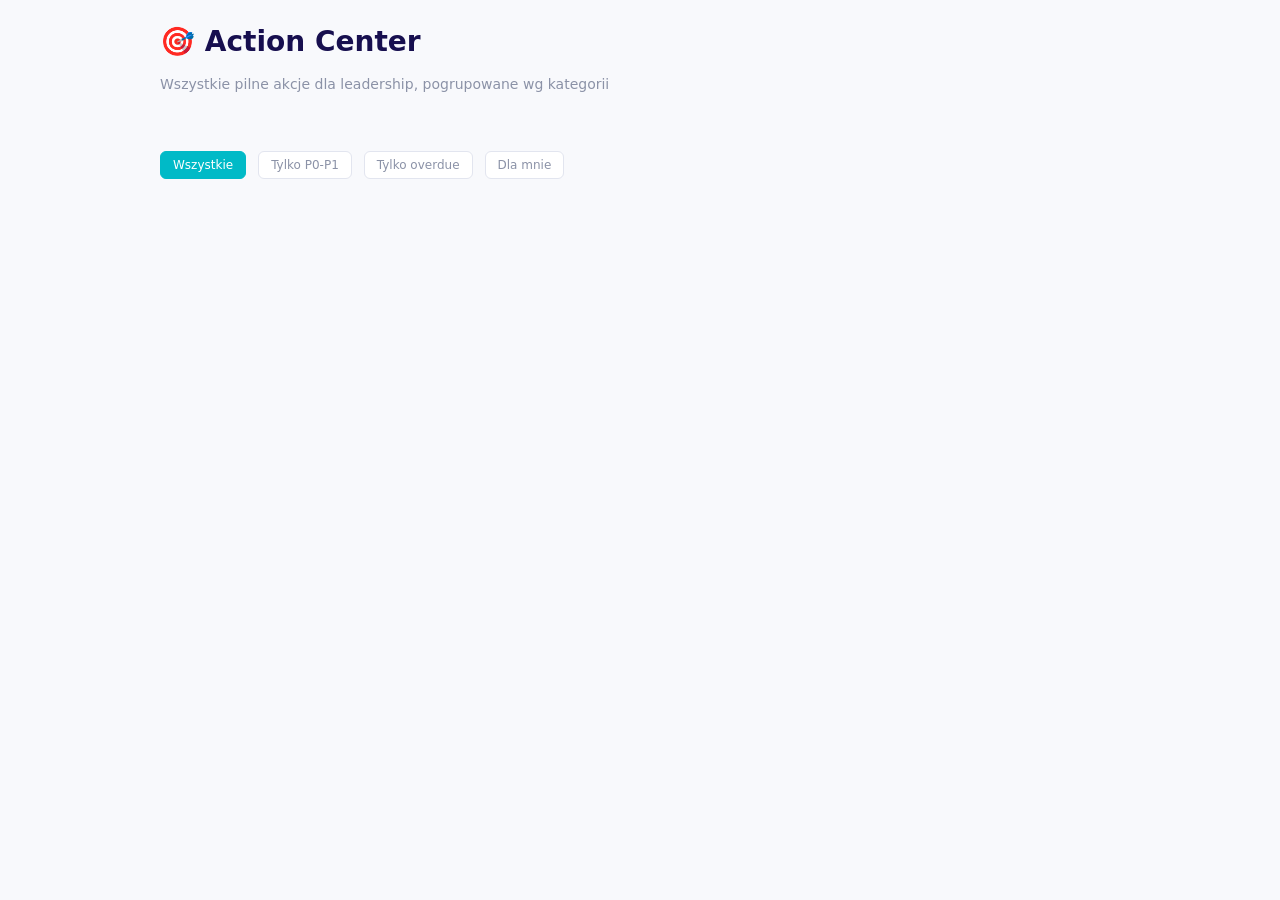
<file: modules/04-actioncenter/actioncenter.html>
<!DOCTYPE html>
<html lang="pl">
<head>
    <meta charset="UTF-8">
    <meta name="viewport" content="width=device-width, initial-scale=1.0">
    <title>Action Center - Capacity Planner</title>
    <link rel="stylesheet" href="../shared/styles.css">
    <style>
        :root {
            --bt-navy: #170F4F;
            --bt-cyan: #00BAC7;
            --text-primary: #170F4F;
            --text-secondary: #8b92a7;
            --border: #e2e5ef;
        }

        body {
            font-family: 'Segoe UI', system-ui, sans-serif;
            background: #f8f9fc;
            color: var(--text-primary);
            padding: 20px;
        }

        .container {
            max-width: 1000px;
            margin: 0 auto;
        }

        .header {
            margin-bottom: 32px;
        }

        .header h1 {
            font-size: 28px;
            font-weight: 700;
            margin-bottom: 8px;
        }

        .header p {
            color: var(--text-secondary);
            font-size: 14px;
        }

        .summary {
            display: grid;
            grid-template-columns: repeat(auto-fit, minmax(150px, 1fr));
            gap: 12px;
            margin-bottom: 24px;
        }

        .summary-card {
            background: white;
            border: 1px solid var(--border);
            border-radius: 8px;
            padding: 16px;
            text-align: center;
        }

        .summary-card .number {
            font-size: 24px;
            font-weight: 700;
            color: var(--bt-cyan);
            margin-bottom: 4px;
        }

        .summary-card .label {
            font-size: 12px;
            color: var(--text-secondary);
            text-transform: uppercase;
            letter-spacing: 0.3px;
        }

        .filters {
            display: flex;
            gap: 12px;
            margin-bottom: 24px;
            flex-wrap: wrap;
        }

        .filter-btn {
            padding: 6px 12px;
            border: 1px solid var(--border);
            background: white;
            border-radius: 6px;
            color: var(--text-secondary);
            font-size: 12px;
            cursor: pointer;
            transition: all 0.15s;
        }

        .filter-btn:hover {
            background: #f1f3f8;
            border-color: var(--bt-cyan);
            color: var(--bt-cyan);
        }

        .filter-btn.active {
            background: var(--bt-cyan);
            border-color: var(--bt-cyan);
            color: white;
        }

        #actions-list {
            display: flex;
            flex-direction: column;
            gap: 16px;
        }

        .action-card {
            background: white;
            border: 1px solid var(--border);
            border-radius: 8px;
            padding: 16px;
            display: grid;
            grid-template-columns: 40px 1fr auto;
            gap: 16px;
            align-items: flex-start;
            transition: all 0.2s;
        }

        .action-card:hover {
            box-shadow: 0 4px 12px rgba(0, 0, 0, 0.08);
            border-color: var(--bt-cyan);
        }

        .action-card.priority-0 {
            border-left: 4px solid #ef4444;
            background: #fef2f2;
        }

        .action-card.priority-1 {
            border-left: 4px solid #f59e0b;
            background: #fffbf0;
        }

        .action-card.priority-2 {
            border-left: 4px solid var(--bt-cyan);
            background: #f0fbfd;
        }

        .action-icon {
            font-size: 24px;
            text-align: center;
            line-height: 40px;
        }

        .action-content h3 {
            font-size: 14px;
            font-weight: 600;
            margin-bottom: 6px;
            color: var(--bt-navy);
        }

        .action-content p {
            font-size: 13px;
            color: var(--text-secondary);
            margin-bottom: 8px;
        }

        .action-meta {
            display: flex;
            gap: 16px;
            font-size: 12px;
            color: var(--text-secondary);
            flex-wrap: wrap;
        }

        .action-meta span {
            display: flex;
            align-items: center;
            gap: 4px;
        }

        .action-buttons {
            display: flex;
            gap: 8px;
            flex-direction: column;
            justify-content: flex-start;
        }

        .action-btn {
            padding: 6px 12px;
            border: 1px solid var(--border);
            background: white;
            border-radius: 4px;
            color: var(--bt-navy);
            font-size: 12px;
            cursor: pointer;
            transition: all 0.15s;
            white-space: nowrap;
            text-align: center;
        }

        .action-btn:hover {
            background: var(--bt-cyan);
            border-color: var(--bt-cyan);
            color: white;
        }

        .action-btn.primary {
            background: var(--bt-cyan);
            border-color: var(--bt-cyan);
            color: white;
        }

        .action-btn.primary:hover {
            background: #0099a8;
            border-color: #0099a8;
        }

        .empty-state {
            text-align: center;
            padding: 40px 20px;
            color: var(--text-secondary);
        }

        .empty-state .icon {
            font-size: 48px;
            margin-bottom: 16px;
        }

        .empty-state h2 {
            font-size: 18px;
            margin-bottom: 8px;
            color: var(--text-primary);
        }

        .priority-badge {
            display: inline-block;
            padding: 2px 6px;
            background: #f1f5f9;
            color: #64748b;
            border-radius: 3px;
            font-size: 11px;
            font-weight: 600;
        }

        .priority-badge.p0 { background: #fca5a5; color: #991b1b; }
        .priority-badge.p1 { background: #fed7aa; color: #92400e; }
        .priority-badge.p2 { background: #a5f3fc; color: #164e63; }
    </style>
</head>
<body>
    <div class="container">
        <div class="header">
            <h1>🎯 Action Center</h1>
            <p>Wszystkie pilne akcje dla leadership, pogrupowane wg kategorii</p>
        </div>

        <div class="summary" id="summary">
            <!-- Populated by JS -->
        </div>

        <div class="filters">
            <button class="filter-btn active" data-filter="all">Wszystkie</button>
            <button class="filter-btn" data-filter="critical">Tylko P0-P1</button>
            <button class="filter-btn" data-filter="overdue">Tylko overdue</button>
            <button class="filter-btn" data-filter="assigned-to-me">Dla mnie</button>
        </div>

        <div id="actions-list">
            <!-- Populated by JS -->
        </div>
    </div>

    <!-- SCRIPTS -->
    <script src="../shared/constants.js"></script>
    <script src="../shared/utils.js"></script>
    <script src="mock-data.js"></script>
    <script src="actioncenter.js"></script>
</body>
</html>
</file>
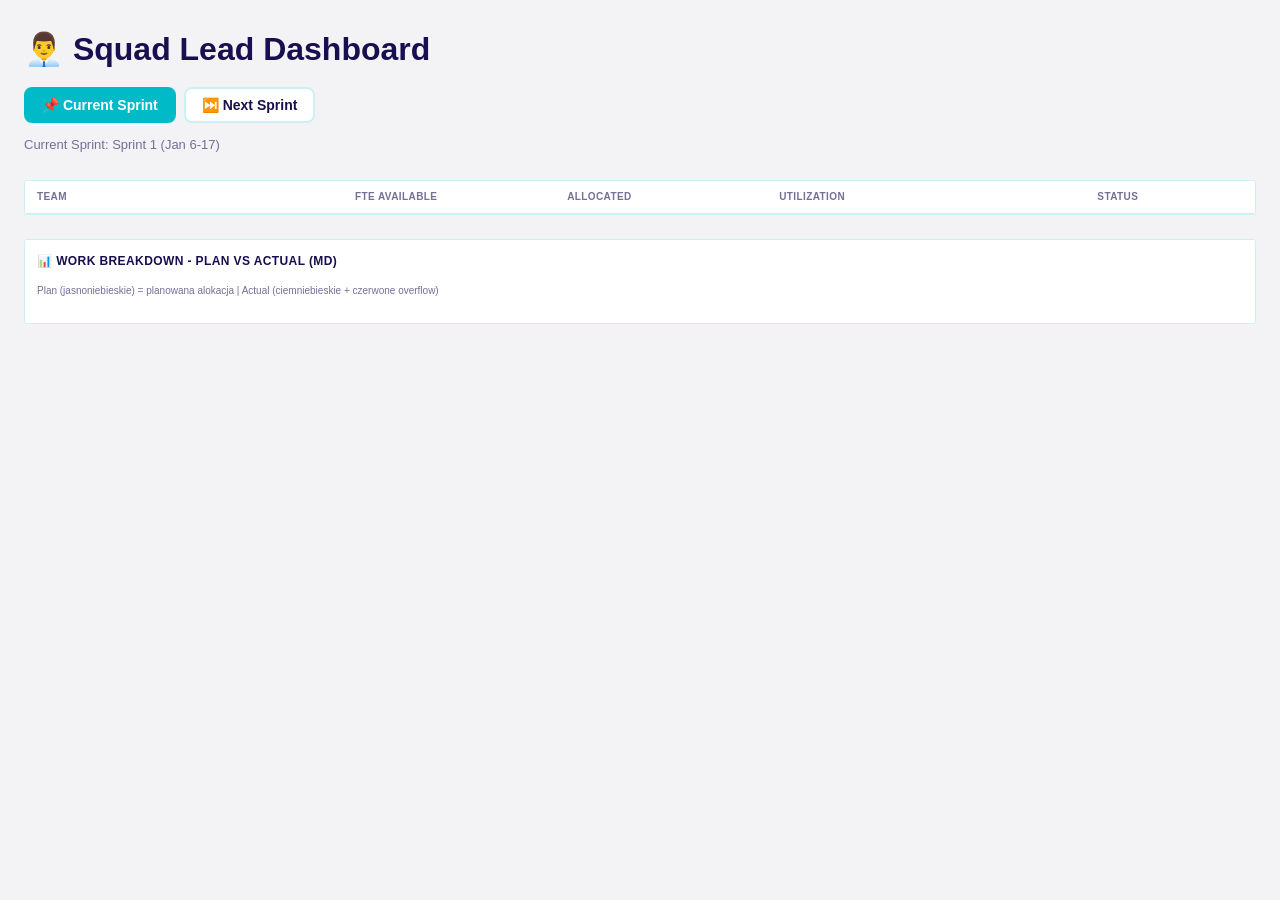
<file: modules/09-squadlead/squadlead.html>
<!DOCTYPE html>
<html lang="pl">
<head>
    <meta charset="UTF-8">
    <meta name="viewport" content="width=device-width, initial-scale=1.0">
    <title>Squad Lead - Capacity Planner</title>
    <link rel="stylesheet" href="../shared/styles.css">
    <style>
        :root {
            --bt-navy: #170F4F;
            --bt-cyan: #00BAC7;
            --bt-cyan-light: #66D6DD;
            --bt-cyan-pale: #F2FBFC;
            --bt-navy-medium: #746F95;
            --bt-navy-light: #D1CFDC;
            --bt-navy-vlight: #F3F3F6;
            --text-primary: #170F4F;
            --text-secondary: #746F95;
            --border: #CCF1F4;
            --success: #039855;
            --error: #D92D20;
        }

        * {
            box-sizing: border-box;
        }

        body {
            font-family: -apple-system, BlinkMacSystemFont, 'Segoe UI', Roboto, 'Helvetica Neue', Arial, sans-serif;
            background: var(--bt-navy-vlight);
            color: var(--text-primary);
            padding: 0;
            margin: 0;
        }

        .container {
            max-width: 1280px;
            margin: 0 auto;
            padding: 24px;
        }

        .header {
            margin-bottom: 24px;
        }

        .header h1 {
            font-size: 32px;
            font-weight: 600;
            margin: 0 0 12px 0;
            color: var(--text-primary);
        }

        .sprint-selector {
            display: flex;
            gap: 8px;
            margin-bottom: 12px;
        }

        .sprint-btn {
            padding: 8px 16px;
            border: 2px solid var(--border);
            background: white;
            border-radius: 8px;
            cursor: pointer;
            font-size: 14px;
            font-weight: 600;
            color: var(--text-primary);
            transition: all 0.2s;
        }

        .sprint-btn:hover {
            border-color: var(--bt-cyan);
            background: var(--bt-cyan-pale);
        }

        .sprint-btn.active {
            background: var(--bt-cyan);
            border-color: var(--bt-cyan);
            color: white;
        }

        .header .sprint-info {
            color: var(--text-secondary);
            font-size: 13px;
            font-weight: 400;
            letter-spacing: 0;
        }

        /* CAPACITY OVERVIEW TABLE */
        .capacity-overview {
            background: white;
            border: 1px solid var(--border);
            border-radius: 3px;
            overflow: hidden;
            margin-bottom: 24px;
        }

        .capacity-table {
            width: 100%;
            border-collapse: collapse;
        }

        .capacity-table thead {
            background: transparent;
            border-bottom: 1px solid var(--border);
        }

        .capacity-table th {
            padding: 8px 12px;
            text-align: left;
            font-size: 10px;
            font-weight: 600;
            text-transform: uppercase;
            letter-spacing: 0.4px;
            color: var(--text-secondary);
        }

        .capacity-table td {
            padding: 10px 12px;
            border-bottom: 1px solid var(--border);
            font-size: 13px;
        }

        .capacity-table tbody tr {
            cursor: pointer;
            transition: background 0.2s;
        }

        .capacity-table tbody tr:hover {
            background: rgba(0, 186, 199, 0.05);
        }

        .capacity-table tbody tr.expanded {
            background: var(--bt-cyan-pale);
        }

        .team-name-cell {
            font-weight: 600;
            display: flex;
            align-items: center;
            gap: 8px;
            font-size: 13px;
        }

        .expand-icon {
            display: inline-block;
            width: 16px;
            height: 16px;
            text-align: center;
            line-height: 16px;
            font-size: 12px;
        }

        .utilization-bar {
            display: flex;
            align-items: center;
            gap: 8px;
            font-size: 12px;
        }

        .bar {
            flex: 1;
            height: 20px;
            background: #F0F0F0;
            border-radius: 3px;
            overflow: hidden;
            position: relative;
        }

        .bar-fill {
            height: 100%;
            transition: width 0.3s ease;
            display: flex;
            align-items: center;
            justify-content: center;
            font-size: 10px;
            font-weight: 600;
            color: white;
        }

        .bar-fill.ok { background: var(--success); }
        .bar-fill.high { background: #f59e0b; }
        .bar-fill.overloaded { background: var(--error); }

        .status-badge {
            display: inline-flex;
            align-items: center;
            justify-content: center;
            width: 28px;
            height: 28px;
            border-radius: 50%;
            font-size: 16px;
        }

        .status-badge.ok { background: rgba(3, 152, 85, 0.1); }
        .status-badge.high { background: rgba(245, 158, 11, 0.1); }
        .status-badge.overloaded { background: rgba(217, 45, 32, 0.1); }

        /* TEAM DETAILS EXPANSION */
        .team-details {
            display: none;
        }

        .team-details.expanded {
            display: table-row;
        }

        .team-details td {
            padding: 20px 16px !important;
            background: var(--bt-cyan-pale);
            border-bottom: 2px solid var(--border);
        }

        .details-content {
            display: grid;
            grid-template-columns: 1fr 1fr;
            gap: 24px;
        }
        
        .details-content .details-section:nth-child(n+4) {
            grid-column: 1 / -1;
        }

        .details-section h3 {
            font-size: 13px;
            font-weight: 600;
            color: var(--bt-navy);
            margin: 0 0 12px 0;
            text-transform: uppercase;
            letter-spacing: 0.3px;
        }

        .details-section ul {
            list-style: none;
            font-size: 13px;
            line-height: 1.8;
            padding: 0;
            margin: 0;
        }

        .details-section li {
            display: flex;
            align-items: center;
            gap: 8px;
            margin-bottom: 6px;
        }

        .details-section li .emoji {
            width: 16px;
            text-align: center;
        }

        .goal-item {
            padding: 8px 12px;
            background: white;
            border: 1px solid var(--border);
            border-radius: 4px;
            margin-bottom: 6px;
            font-size: 12px;
        }

        .goal-status {
            display: inline-block;
            margin-right: 6px;
            font-weight: 600;
        }

        .person-item {
            display: flex;
            justify-content: space-between;
            padding: 6px 0;
            font-size: 12px;
            border-bottom: 1px solid rgba(0, 0, 0, 0.05);
        }

        .person-item:last-child {
            border-bottom: none;
        }

        .person-availability {
            color: var(--text-secondary);
        }

        .person-availability.available {
            color: var(--success);
            font-weight: 600;
        }

        .person-availability.off {
            color: var(--error);
            font-weight: 600;
        }

        .risk-item {
            padding: 8px 12px;
            background: white;
            border-left: 3px solid var(--error);
            border-radius: 2px;
            margin-bottom: 6px;
            font-size: 12px;
        }

        .risk-item .risk-title {
            font-weight: 600;
            margin-bottom: 2px;
        }

        .risk-item .risk-meta {
            color: var(--text-secondary);
            font-size: 11px;
        }

        .details-buttons {
            display: flex;
            gap: 8px;
            margin-top: 16px;
        }

        .details-btn {
            padding: 8px 12px;
            border: 1px solid var(--border);
            background: white;
            border-radius: 8px;
            color: var(--bt-navy);
            font-size: 12px;
            font-weight: 600;
            cursor: pointer;
            transition: all 0.15s;
        }

        .details-btn:hover {
            background: var(--bt-cyan);
            border-color: var(--bt-cyan);
            color: white;
        }

        .details-btn.primary {
            background: var(--bt-cyan);
            border-color: var(--bt-cyan);
            color: white;
        }

        /* WORK BREAKDOWN SECTION */
        .work-breakdown-section {
            background: white;
            border: 1px solid var(--border);
            border-radius: 3px;
            padding: 12px;
        }

        .work-breakdown-section h3 {
            font-size: 12px;
            font-weight: 600;
            color: var(--bt-navy);
            margin: 0 0 12px 0;
            text-transform: uppercase;
            letter-spacing: 0.4px;
        }

        .work-breakdown-legend {
            font-size: 10px;
            color: var(--text-secondary);
            margin-bottom: 12px;
        }
        
        .work-breakdown-header {
            display: grid;
            grid-template-columns: 2fr 1.5fr 1fr 1.5fr 1fr 1fr;
            gap: 12px;
            margin-bottom: 12px;
            font-size: 11px;
            font-weight: 600;
            color: var(--text-secondary);
            text-transform: uppercase;
            letter-spacing: 0.3px;
            padding: 8px 8px 8px 8px;
            border-bottom: 1px solid var(--border);
            box-sizing: border-box;
            border-left: 3px solid transparent;
            align-items: center;
        }
        
        .work-breakdown-header-col {
            text-align: center;
        }
        
        .work-breakdown-header-col:first-child {
            text-align: left;
            grid-column: 1;
        }
        
        .work-breakdown-header-col:last-child {
            text-align: right;
        }

        .work-breakdown-item {
            display: grid;
            grid-template-columns: 2fr 1.5fr 1fr 1.5fr 1fr 1fr;
            gap: 12px;
            margin-bottom: 8px;
            font-size: 12px;
            padding: 8px 8px 8px 8px;
            align-items: center;
            box-sizing: border-box;
            border-radius: 4px;
            border-left: 3px solid transparent;
        }
        
        .work-breakdown-item.has-warning {
            background: var(--bt-cyan-pale);
            border-left-color: var(--bt-cyan);
        }
        
        .work-breakdown-item > .work-breakdown-label {
            align-self: center;
        }
        
        .work-breakdown-item > .work-breakdown-warning {
            align-self: center;
            text-align: right;
        }

        .work-breakdown-label {
            display: flex;
            align-items: center;
            gap: 6px;
            white-space: nowrap;
        }

        .work-breakdown-label span:first-child {
            font-size: 14px;
        }

        .work-breakdown-label span:last-child {
            font-weight: 600;
            color: var(--text-primary);
        }

        .work-breakdown-warning {
            text-align: right;
            font-weight: 600;
            color: var(--error);
            font-size: 12px;
            padding: 4px 8px;
            min-height: 20px;
            display: flex;
            align-items: center;
            justify-content: flex-end;
        }

        .work-breakdown-col {
            display: flex;
            flex-direction: row;
            gap: 8px;
            align-items: center;
            min-width: 0;
        }

        .work-breakdown-bar {
            height: 16px;
            background: #f0f0f0;
            border-radius: 3px;
            overflow: visible;
            position: relative;
            display: flex;
            align-items: center;
            justify-content: flex-start;
            width: 100%;
            flex-shrink: 0;
        }

        .work-breakdown-bar-fill {
            height: 100%;
            border-radius: 3px;
            transition: width 0.3s ease;
            display: flex;
            align-items: center;
            justify-content: center;
            font-size: 10px;
            font-weight: 600;
            color: white;
        }

        .work-breakdown-value {
            font-size: 11px;
            color: var(--text-secondary);
            white-space: nowrap;
            text-align: center;
            flex-shrink: 0;
        }

        .work-breakdown-bar-fill.plan {
            opacity: 0.5;
        }

        .work-breakdown-bar-fill.actual {
            opacity: 0.85;
        }
        
        .work-breakdown-bar-fill.actual-overflow {
            background: var(--error) !important;
            opacity: 1;
            animation: pulse-over 2s ease-in-out infinite;
        }
        
        @keyframes pulse-over {
            0%, 100% { opacity: 1; }
            50% { opacity: 0.7; }
        }
        
        .work-breakdown-bar-label {
            position: static;
            font-size: 10px;
            font-weight: 600;
            color: var(--text-primary);
            pointer-events: none;
            margin-left: 8px;
            white-space: nowrap;
        }

        /* Color palette for work breakdown - using Navy + Cyan variations */
        .work-breakdown-bar-fill.projects { background: var(--bt-cyan); }
        .work-breakdown-bar-fill.bau { background: var(--bt-cyan-light); }
        .work-breakdown-bar-fill.maintenance { background: var(--bt-navy); }
        .work-breakdown-bar-fill.scrum { background: var(--bt-navy-light); }
        .work-breakdown-bar-fill.overhead { background: var(--bt-navy-medium); }

        /* RESPONSIVE */
        @media (max-width: 768px) {
            .capacity-table th,
            .capacity-table td {
                padding: 10px 8px;
                font-size: 11px;
            }

            .details-content {
                grid-template-columns: 1fr;
            }

            .work-breakdown-item {
                grid-template-columns: 1fr;
                gap: 8px;
            }

            .work-breakdown-col {
                grid-column: 1;
            }
        }

        /* SKELETON LOADING */
        .loading {
            animation: pulse 1.5s ease-in-out infinite;
        }

        @keyframes pulse {
            0%, 100% { opacity: 1; }
            50% { opacity: 0.5; }
        }
    </style>
</head>
<body>
    <div class="container">
        <div class="header">
            <h1>👨‍💼 Squad Lead Dashboard</h1>
            <div class="sprint-selector">
                <button class="sprint-btn active" data-sprint-idx="0" onclick="switchSprint(0)">
                    📌 Current Sprint
                </button>
                <button class="sprint-btn" data-sprint-idx="1" onclick="switchSprint(1)">
                    ⏭️ Next Sprint
                </button>
            </div>
            <div class="sprint-info" id="sprint-info">
                Current Sprint: Sprint 1 (Jan 6-17)
            </div>
        </div>

        <div class="capacity-overview">
            <table class="capacity-table">
                <thead>
                    <tr>
                        <th style="width: 150px;">Team</th>
                        <th style="width: 100px;">FTE Available</th>
                        <th style="width: 100px;">Allocated</th>
                        <th style="width: 150px;">Utilization</th>
                        <th style="width: 80px;">Status</th>
                    </tr>
                </thead>
                <tbody id="capacity-tbody">
                    <!-- Populated by JS -->
                </tbody>
            </table>
        </div>

        <!-- WORK BREAKDOWN -->
        <div class="work-breakdown-section">
            <h3>📊 Work Breakdown - Plan vs Actual (MD)</h3>
            <div class="work-breakdown-legend">
                Plan (jasnoniebieskie) = planowana alokacja | Actual (ciemniebieskie + czerwone overflow)
            </div>
            <div id="breakdown-grid">
                <!-- Populated by JS -->
            </div>
        </div>
    </div>

    <!-- SCRIPTS -->
    <script src="../shared/constants.js"></script>
    <script src="../shared/utils.js"></script>
    <script src="mock-data.js"></script>
    <script src="squadlead.js"></script>
</body>
</html>
</file>
<file: modules/shared/styles.css>
/**
 * SHARED STYLES
 * Common styling used by all modules
 */

:root {
    /* Bolttech Brand Palette */
    --bt-navy: #170F4F;
    --bt-navy-dark: #0e0a33;
    --bt-navy-light: #2a1f6b;
    --bt-cyan: #00BAC7;
    --bt-cyan-light: #33ccd6;
    --bt-cyan-dark: #009ea9;
    --bt-white: #ffffff;
    --bt-grey-50: #f8f9fc;
    --bt-grey-100: #f1f3f8;
    --bt-grey-200: #e2e5ef;
    --bt-grey-300: #c8cdd9;
    --bt-grey-400: #8b92a7;
    --bt-grey-600: #4a5068;
    --bt-grey-700: #2e3347;

    /* Semantic Mappings */
    --bg-primary: var(--bt-grey-50);
    --bg-secondary: var(--bt-white);
    --bg-card: var(--bt-grey-100);
    --text-primary: var(--bt-navy);
    --text-secondary: var(--bt-grey-400);
    --accent-blue: var(--bt-cyan);
    --accent-green: #10b981;
    --accent-red: #ef4444;
    --accent-yellow: #f59e0b;
    --accent-purple: #8b5cf6;
    --border: var(--bt-grey-200);
}

* {
    margin: 0;
    padding: 0;
    box-sizing: border-box;
}

body {
    font-family: 'Segoe UI', system-ui, -apple-system, sans-serif;
    background: var(--bg-primary);
    color: var(--text-primary);
    line-height: 1.6;
}

h1, h2, h3, h4, h5, h6 {
    font-weight: 600;
    margin-bottom: 0.5em;
}

/* BUTTONS */
button, input[type="button"], input[type="submit"] {
    font-family: inherit;
    cursor: pointer;
    border: none;
    border-radius: 4px;
    font-size: 14px;
    transition: all 0.15s ease;
}

button:hover {
    transform: translateY(-1px);
    box-shadow: 0 2px 8px rgba(0, 0, 0, 0.1);
}

button:active {
    transform: translateY(0);
}

button:focus-visible {
    outline: 2px solid var(--bt-cyan);
    outline-offset: 2px;
}

.btn {
    padding: 8px 16px;
    background: var(--bt-white);
    border: 1px solid var(--border);
    color: var(--text-primary);
}

.btn:hover {
    background: var(--bt-grey-100);
    border-color: var(--bt-cyan);
}

.btn-primary {
    background: var(--bt-cyan);
    color: var(--bt-navy);
    border: none;
    font-weight: 600;
}

.btn-primary:hover {
    background: var(--bt-cyan-dark);
}

.btn-danger {
    background: var(--accent-red);
    color: white;
    border: none;
}

.btn-danger:hover {
    background: #dc2626;
}

/* INPUTS */
input[type="text"],
input[type="email"],
input[type="password"],
input[type="number"],
input[type="date"],
textarea,
select {
    font-family: inherit;
    font-size: 14px;
    padding: 8px 12px;
    border: 1px solid var(--border);
    border-radius: 4px;
    background: var(--bt-white);
    color: var(--text-primary);
    width: 100%;
    max-width: 100%;
}

input:focus-visible,
textarea:focus-visible,
select:focus-visible {
    outline: 2px solid var(--bt-cyan);
    outline-offset: 1px;
    border-color: var(--bt-cyan);
}

textarea {
    resize: vertical;
    min-height: 80px;
}

/* TABLES */
table {
    width: 100%;
    border-collapse: collapse;
    font-size: 14px;
}

thead {
    background: var(--bt-navy);
    color: white;
}

th {
    padding: 12px;
    text-align: left;
    font-weight: 600;
    font-size: 12px;
    text-transform: uppercase;
    letter-spacing: 0.3px;
}

td {
    padding: 12px;
    border-bottom: 1px solid var(--border);
}

tbody tr:hover {
    background: var(--bg-card);
}

/* CARDS */
.card {
    background: var(--bg-secondary);
    border: 1px solid var(--border);
    border-radius: 8px;
    padding: 20px;
    box-shadow: 0 1px 3px rgba(0, 0, 0, 0.06);
}

.card:hover {
    box-shadow: 0 4px 12px rgba(0, 0, 0, 0.08);
}

.card-header {
    border-bottom: 1px solid var(--border);
    margin: -20px -20px 20px -20px;
    padding: 20px;
    font-weight: 600;
}

.card-body {
    /* Default padding from .card */
}

.card-footer {
    border-top: 1px solid var(--border);
    margin: 20px -20px -20px -20px;
    padding: 20px;
    background: var(--bg-card);
    display: flex;
    justify-content: flex-end;
    gap: 12px;
}

/* BADGES */
.badge {
    display: inline-block;
    padding: 4px 8px;
    background: var(--bg-card);
    color: var(--text-primary);
    border-radius: 4px;
    font-size: 12px;
    font-weight: 600;
}

.badge.primary {
    background: var(--bt-cyan);
    color: var(--bt-navy);
}

.badge.success {
    background: var(--accent-green);
    color: white;
}

.badge.danger {
    background: var(--accent-red);
    color: white;
}

.badge.warning {
    background: var(--accent-yellow);
    color: #000;
}

/* GRID */
.grid {
    display: grid;
    gap: 16px;
}

.grid-2 { grid-template-columns: repeat(2, 1fr); }
.grid-3 { grid-template-columns: repeat(3, 1fr); }
.grid-4 { grid-template-columns: repeat(4, 1fr); }

@media (max-width: 768px) {
    .grid-2, .grid-3, .grid-4 {
        grid-template-columns: 1fr;
    }
}

/* FLEXBOX */
.flex {
    display: flex;
}

.flex-between {
    display: flex;
    justify-content: space-between;
    align-items: center;
}

.flex-center {
    display: flex;
    justify-content: center;
    align-items: center;
}

.flex-col {
    flex-direction: column;
}

.gap-1 { gap: 4px; }
.gap-2 { gap: 8px; }
.gap-3 { gap: 12px; }
.gap-4 { gap: 16px; }

/* UTILITIES */
.container {
    max-width: 1280px;
    margin: 0 auto;
    padding: 0 20px;
}

.text-center { text-align: center; }
.text-muted { color: var(--text-secondary); }
.text-bold { font-weight: 600; }
.text-sm { font-size: 12px; }
.text-lg { font-size: 18px; }

.mt-1 { margin-top: 4px; }
.mt-2 { margin-top: 8px; }
.mt-3 { margin-top: 12px; }
.mt-4 { margin-top: 16px; }

.mb-1 { margin-bottom: 4px; }
.mb-2 { margin-bottom: 8px; }
.mb-3 { margin-bottom: 12px; }
.mb-4 { margin-bottom: 16px; }

.p-2 { padding: 8px; }
.p-3 { padding: 12px; }
.p-4 { padding: 16px; }

/* ANIMATIONS */
@keyframes slideIn {
    from {
        opacity: 0;
        transform: translateX(20px);
    }
    to {
        opacity: 1;
        transform: translateX(0);
    }
}

@keyframes fadeIn {
    from { opacity: 0; }
    to { opacity: 1; }
}

.animate-slide-in {
    animation: slideIn 0.3s ease;
}

.animate-fade-in {
    animation: fadeIn 0.3s ease;
}

/* ACCESSIBILITY */
@media (prefers-reduced-motion: reduce) {
    * {
        animation-duration: 0.01ms !important;
        animation-iteration-count: 1 !important;
        transition-duration: 0.01ms !important;
    }
}

/* RESPONSIVE */
@media (max-width: 768px) {
    body {
        font-size: 14px;
    }
    
    th { padding: 8px; }
    td { padding: 8px; }
    
    .container {
        padding: 0 12px;
    }
}

/* SCROLLBAR */
::-webkit-scrollbar {
    width: 8px;
    height: 8px;
}

::-webkit-scrollbar-track {
    background: var(--bg-card);
}

::-webkit-scrollbar-thumb {
    background: var(--bt-grey-400);
    border-radius: 4px;
}

::-webkit-scrollbar-thumb:hover {
    background: var(--bt-grey-600);
}
</file>
